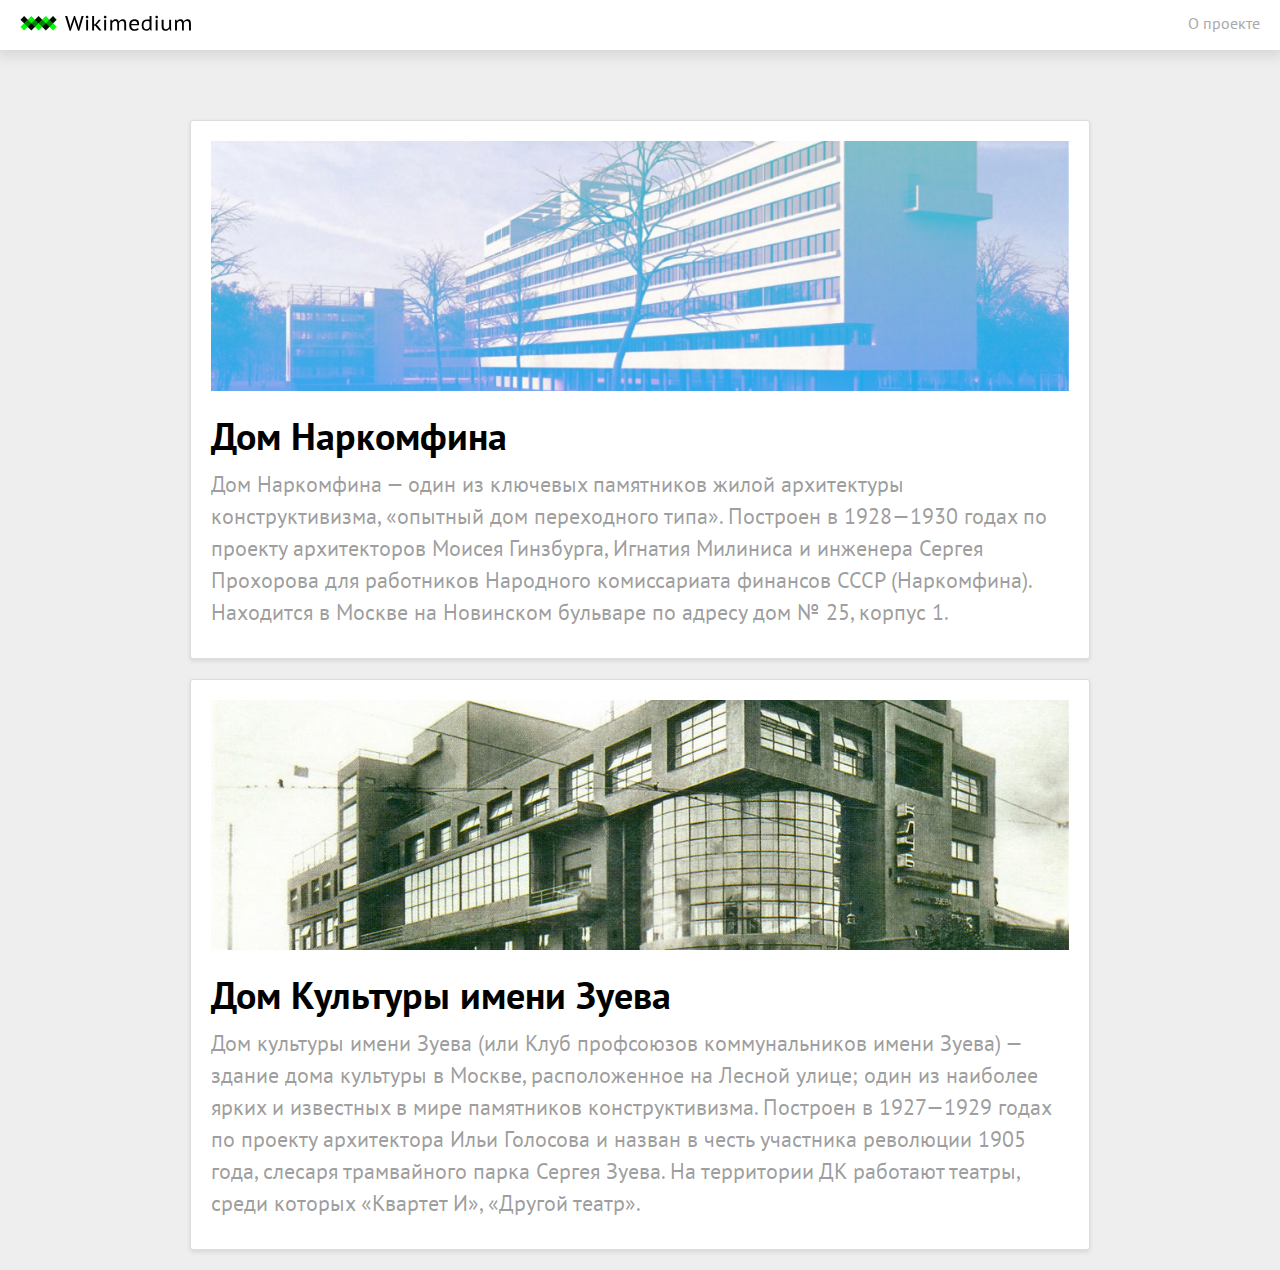
<file: index.html>
<!DOCTYPE html>
<html lang="en" dir="ltr">
  <head>
    <meta name="viewport" content="width=device-width">
    <meta property="og:type" content="article">
    <meta property="og:url" content="https://iamdasha.github.io/wikimedium/">
    <meta property="og:title" content="Wikimedium">
    <meta property="og:description" content="Учебный проект по HTML/CSS">
    <meta property="og:image" content="https://iamdasha.github.io/wikimedium/images/narkomfin%201.jpg">
    <link rel="icon" type="image/x-icon" href="images/favicon.ico" />
    <link rel="icon" type="image/png" href="images/favicon.png" />
    <link rel="stylesheet" href="stylesheets/style.css">
    <meta charset="utf-8">

    <title>Wikimedium</title>
    <style media="screen">
      body {
        background: #eee;
      }
    </style>
  </head>
  <body>
    <div class="menubar">
      <a href="index.html"><img src="images/logo.svg" alt=""></a>
      <a href="about.html">О проекте</a>
    </div>
    <div class="index_item">
      <img src="images/narkomfin 1.jpg" alt="Дом Наркомфина">
      <h1>Дом Наркомфина</h1>
      <p>Дом Наркомфина — один из ключевых памятников жилой архитектуры конструктивизма, «опытный дом переходного типа». Построен в 1928—1930 годах по проекту архитекторов Моисея Гинзбурга, Игнатия Милиниса и инженера Сергея Прохорова для работников Народного комиссариата финансов СССР (Наркомфина). Находится в Москве на Новинском бульваре по адресу дом № 25, корпус 1.</p>
      <a href="narkomfin.html"></a>
    </div>
    <div class="index_item">
      <img src="images/dk.jpg" alt="ДК Зуева">
      <h1>Дом Культуры имени Зуева</h1>
      <p>Дом культуры имени Зуева (или Клуб профсоюзов коммунальников имени Зуева) — здание дома культуры в Москве, расположенное на Лесной улице; один из наиболее ярких и известных в мире памятников конструктивизма. Построен в 1927—1929 годах по проекту архитектора Ильи Голосова и назван в честь участника революции 1905 года, слесаря трамвайного парка Сергея Зуева. На территории ДК работают театры, среди которых «Квартет И», «Другой театр».</p>
      <a href="dk.html"></a>
    </div>
  </body>
</html>
</file>
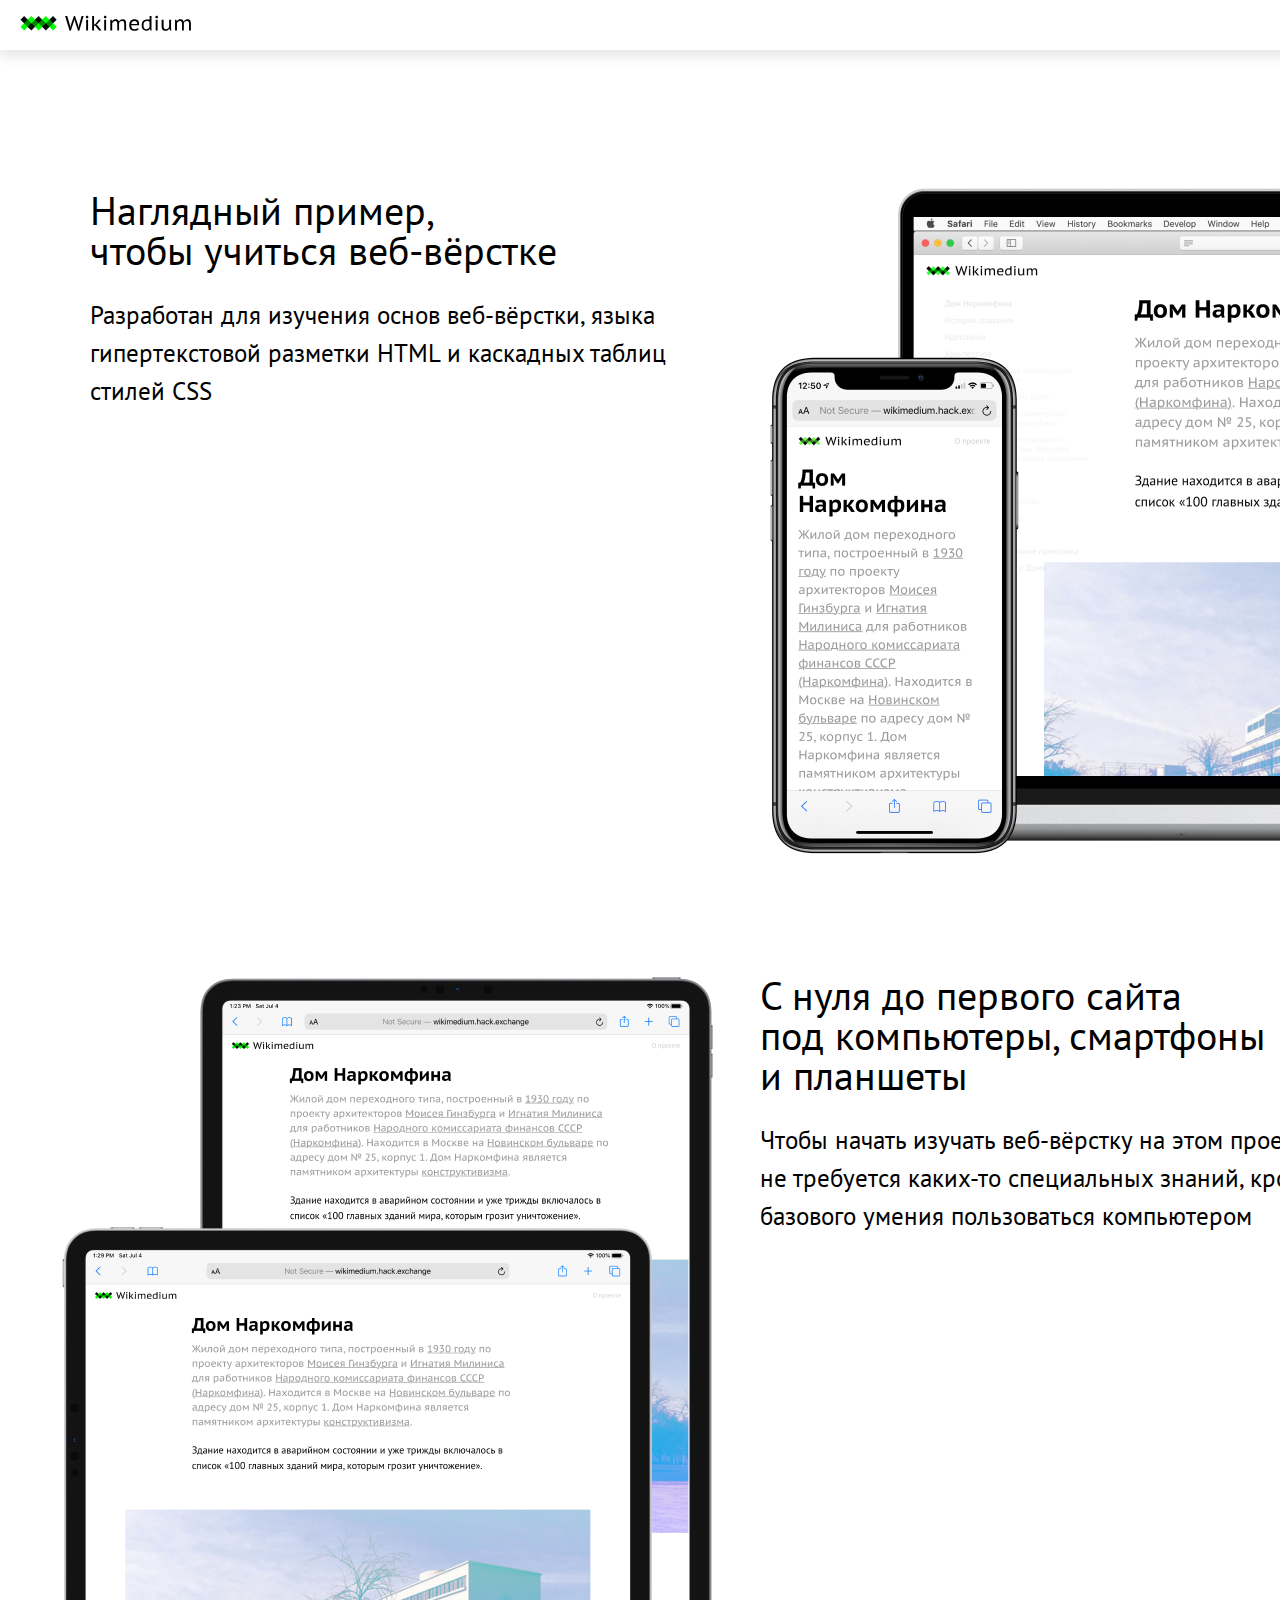
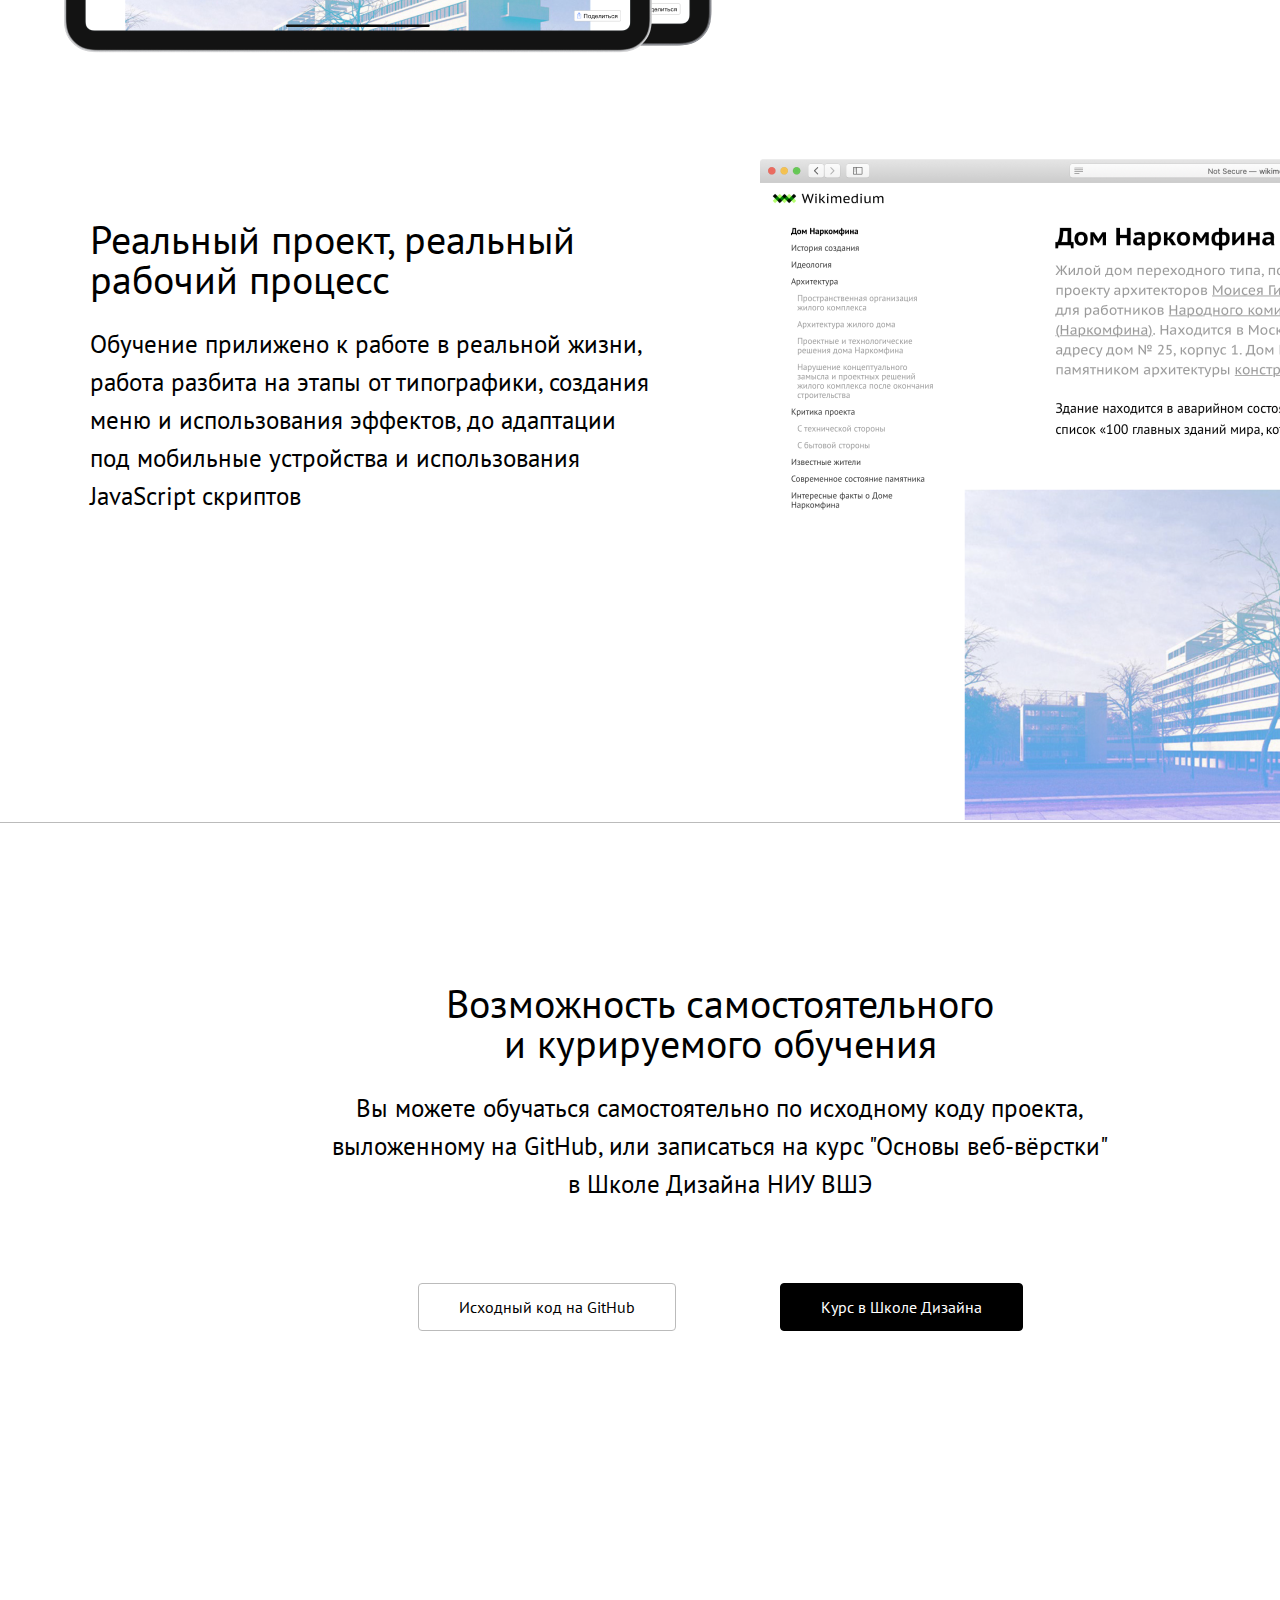
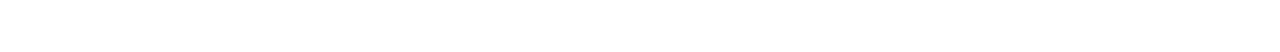
<file: about.html>
<!DOCTYPE html>
<html lang="en" dir="ltr">
  <head>
    <meta charset="utf-8">
    <meta name="viewport" content="width=device-width">
    <link rel="stylesheet" href="stylesheets/style.css">
    <link rel="icon" type="image/x-icon" href="images/favicon.ico" />
    <link rel="icon" type="image/png" href="images/favicon.png" />
    <title></title>
    <style media="screen">
      body {
        width: 1440px;
        margin: 0 auto;
        background: white;
        height: 3252px;
        display: block;
        position: relative;
      }
      /* body::before {
        content: "";
        position: absolute;
        left: 0;
        top: 0;
        right: 0;
        background: url("images/1440.jpg");
        height: 100%;
        display: block;
        opacity: .2;
      } */
      html {
        background: #bbb;
        position: relative;
        height: 100%;
      }
      section {
        display: flex;
        justify-content: space-between;
        padding-top: 80px;
      }
      section div {
        width: 50%;
        overflow: hidden;
        padding-left: 40px;
      }
      section h1,
      section p {
        width: 580px;
        margin: 0 auto;
        margin-bottom: 26px;
      }
      section h1,
      .bottom_block h1 {
        font-size: 40px;
        margin-top: 60px;
        margin-bottom: 26px;
      }
      section p,
      .bottom_block p {
        font-size: 25px;
        line-height: 38px;
      }
      section div:nth-of-type(2) h1,
      section div:nth-of-type(2) p {
        margin-left: 0;
      }
      section div:nth-of-type(2) h1 {
        margin-top: 20px;
      }
      .bottom_block p, h1 {
        width: 800px;
        margin-left: auto;
        margin-right: auto;
      }
      .bottom_block {
        text-align: center;
        padding-top: 100px;
        border-top: 1px solid #bbb;
      }
      .btn {
        text-decoration: none;
        border: 1px solid #bbb;
        padding: 15px 40px;
        background: white;
        border-radius: 4px;
        display: inline-block;
        margin: 80px 50px 0;
      }
      .btn-black {
        color: white;
        background: black;
        border-color: black;
      }
    </style>
  </head>
  <body>
    <div class="menubar">
      <a href="index.html"><img src="images/logo.svg" alt=""></a>
      <a href="about.html">О проекте</a>
    </div>
    <section>
      <div>
        <h1>Наглядный пример,<br> чтобы учиться веб-вёрстке</h1>
        <p>Разработан для изучения основ веб-вёрстки, языка гипертекстовой разметки HTML и&nbsp;каскадных таблиц стилей CSS</p>
      </div>
      <div>
        <img src="images/about1.png" alt="">
      </div>
    </section>
    <section>
      <div>
        <img src="images/about2.png" alt="">
      </div>
      <div>
        <h1>С нуля до первого сайта под&nbsp;компьютеры, смартфоны и&nbsp;планшеты</h1>
        <p>Чтобы начать изучать веб-вёрстку на этом проекте, не требуется каких-то специальных знаний, кроме базового умения пользоваться компьютером</p>
      </div>
    </section>
    <section>
      <div>
        <h1>Реальный проект, реальный рабочий процесс</h1>
        <p>Обучение прилижено к&nbsp;работе в&nbsp;реальной жизни, работа разбита на&nbsp;этапы от&nbsp;типографики, создания меню и&nbsp;использования эффектов, до&nbsp;адаптации под&nbsp;мобильные устройства и&nbsp;использования JavaScript скриптов</p>
      </div>
      <div>
        <img src="images/about3.png" alt="">
      </div>
    </section>
    <div class="bottom_block">
      <h1>Возможность самостоятельного и&nbsp;курируемого обучения</h1>
      <p>Вы можете обучаться самостоятельно по исходному коду проекта, выложенному на GitHub, или записаться на курс "Основы веб-вёрстки" в&nbsp;Школе Дизайна НИУ ВШЭ</p>
      <a class="btn" href="#">Исходный код на GitHub</a>
      <a class="btn btn-black" href="#">Курс в Школе Дизайна</a>
    </div>
  </body>
</html>
</file>
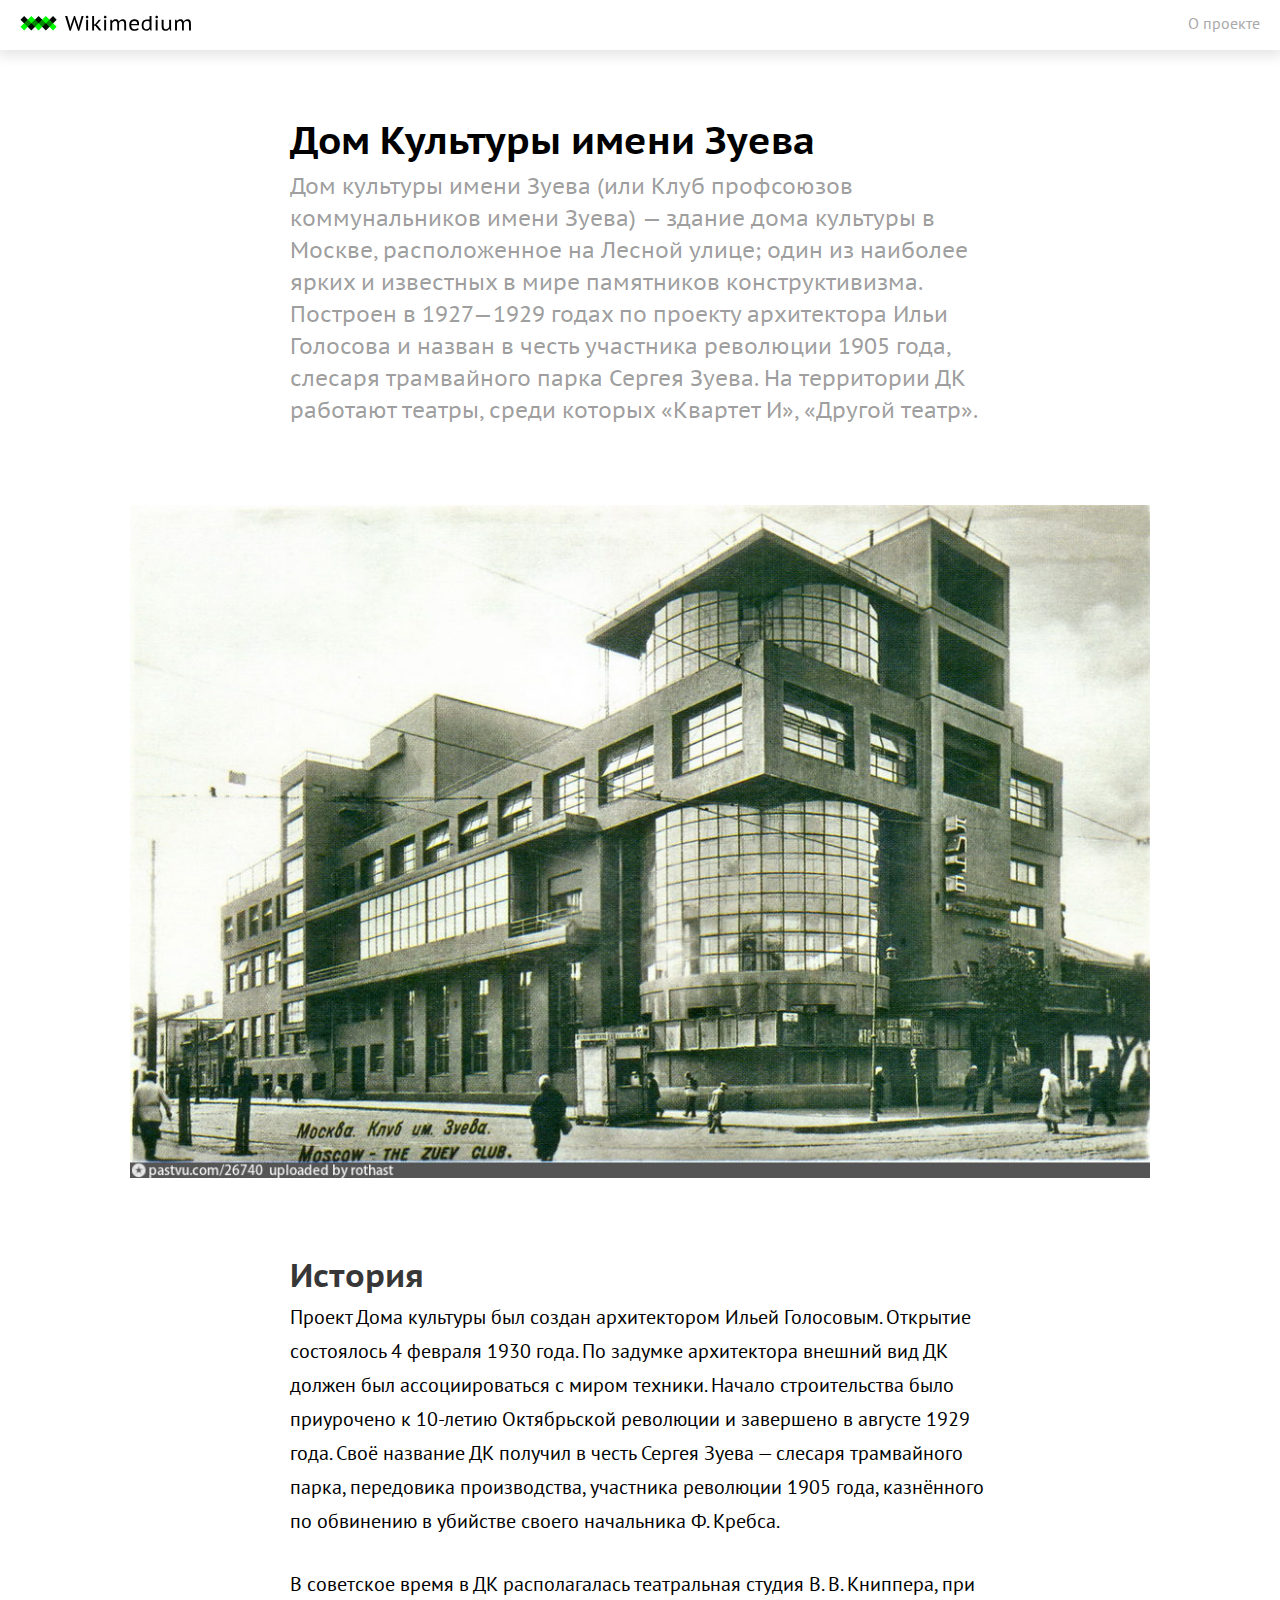
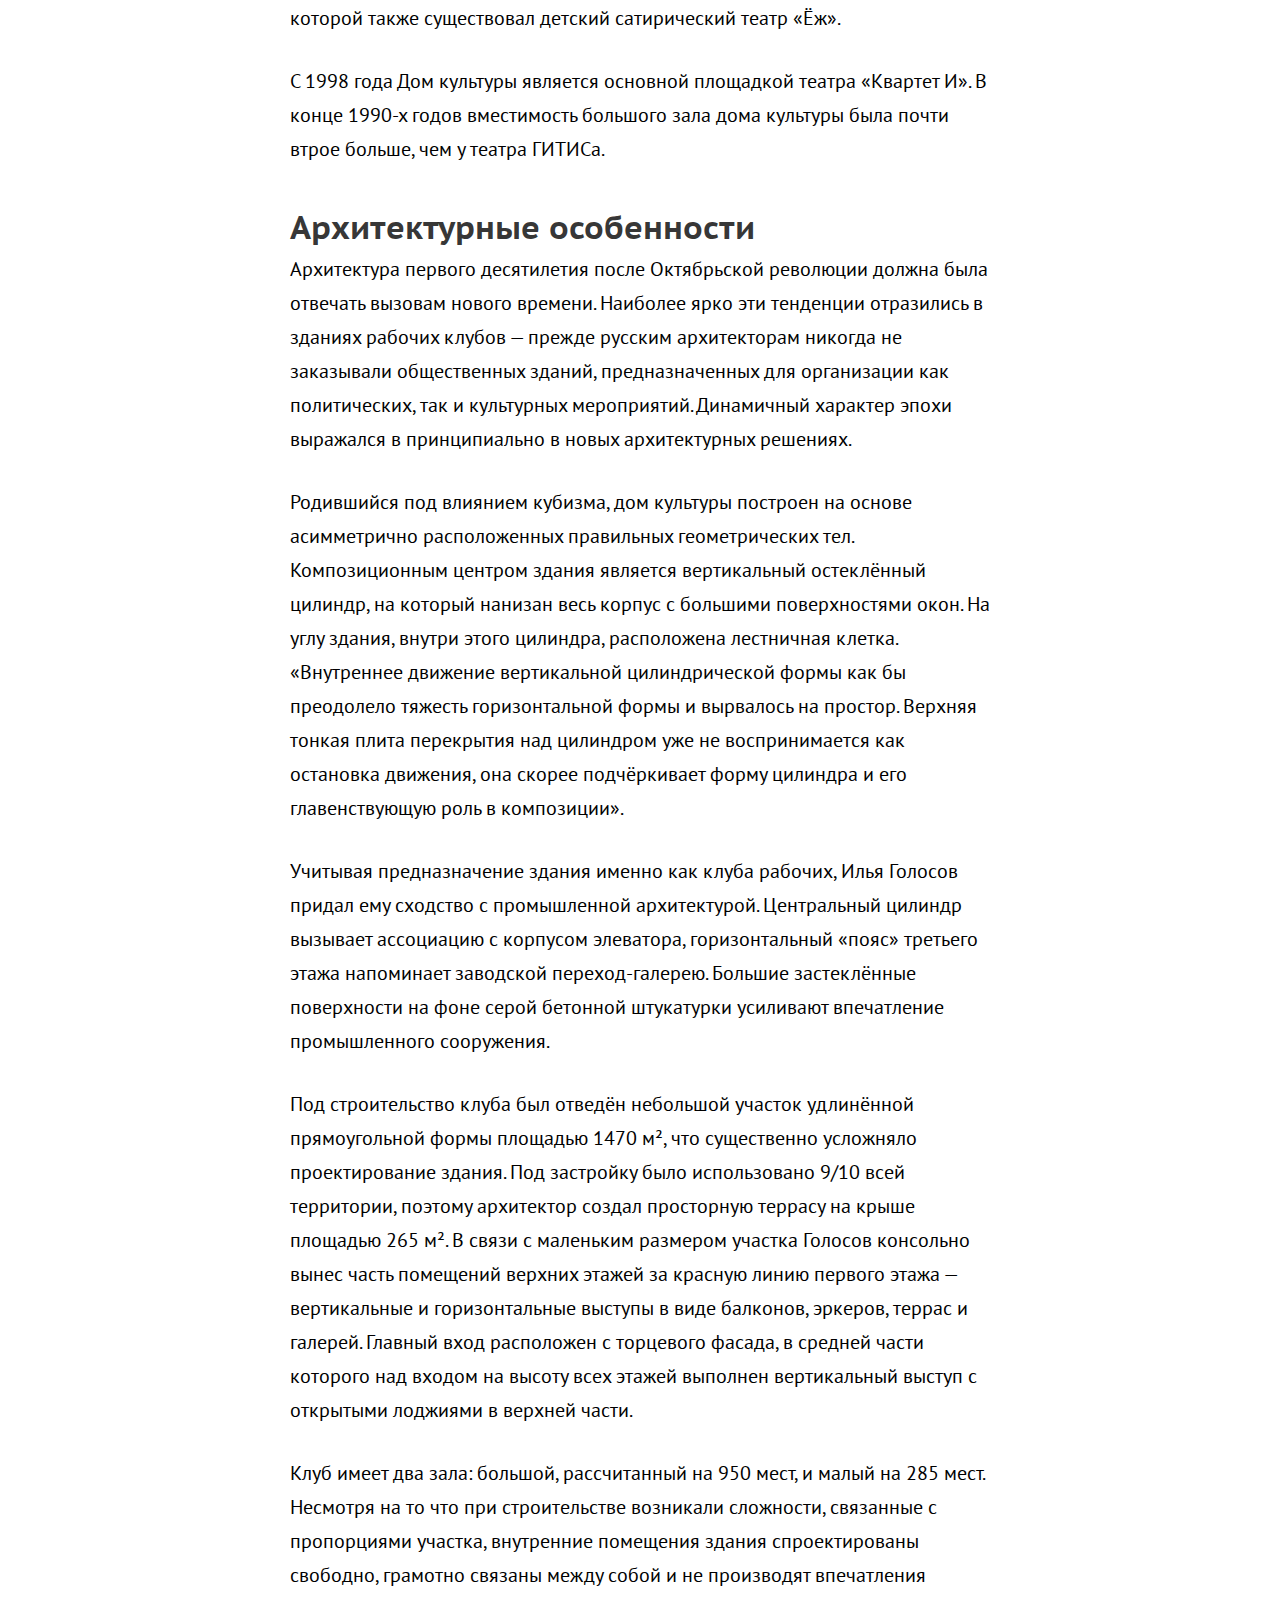
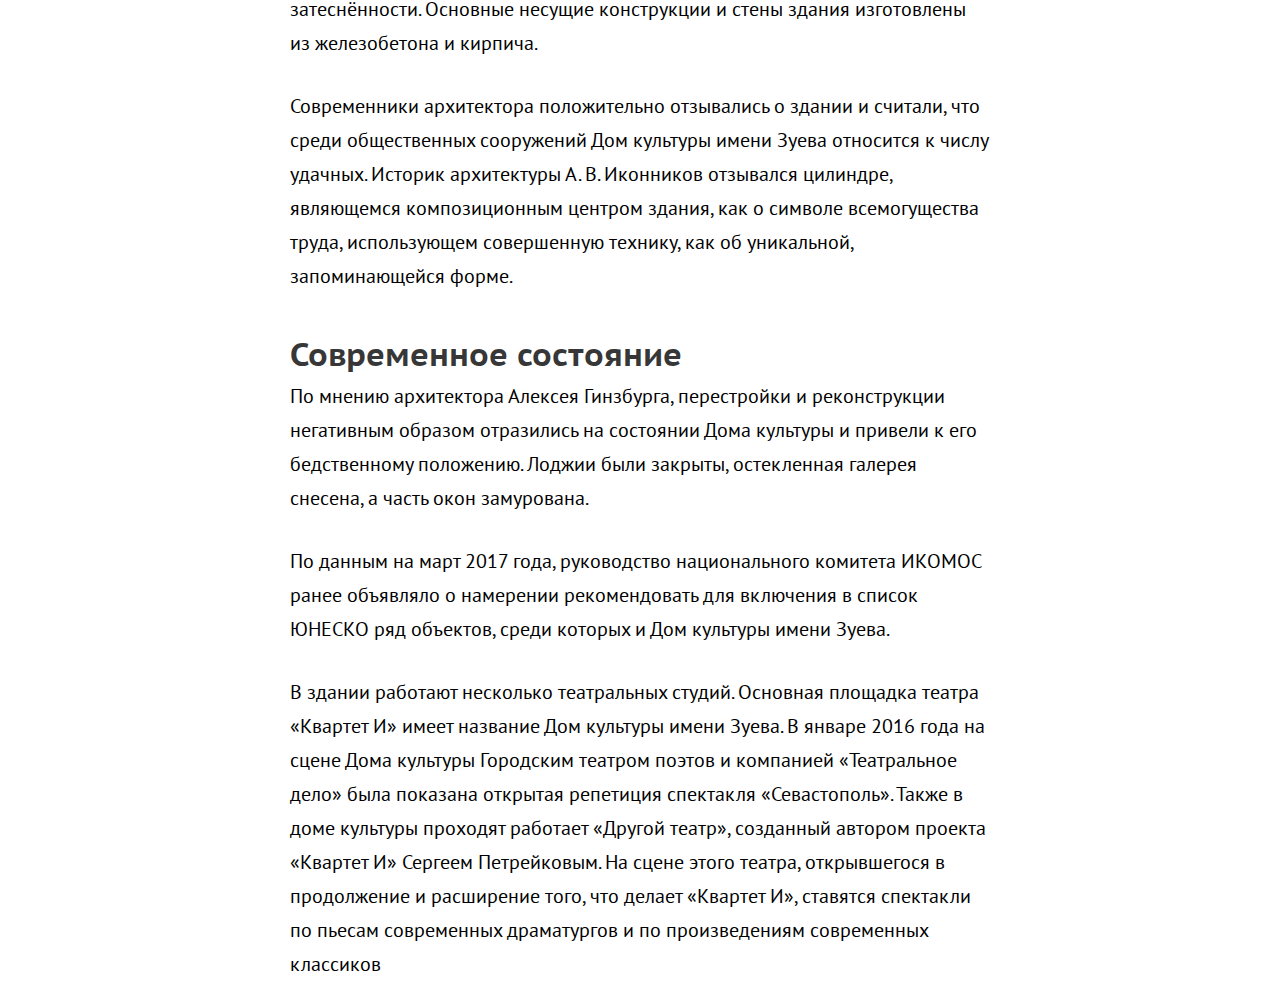
<file: dk.html>
<!DOCTYPE html>
<html lang="en" dir="ltr">
  <head>
    <meta charset="utf-8">
    <meta name="keywords" content="">
    <meta name="description" content="">
    <meta name="viewport" content="width=device-width">
    <link rel="icon" type="image/x-icon" href="images/favicon.ico" />
    <link rel="icon" type="image/png" href="images/favicon.png" />
    <link rel="stylesheet" href="stylesheets/style.css">
    <title>Дом культуры имени Зуева</title>
    <script src="javascripts/jquery-3.5.1.js" charset="utf-8"></script>
    <script type="text/javascript">
    $(function() {
    	$('.sidebar a').each(function() {
    		$(this).on('click', function(e) {
    			e.preventDefault();
    			var scrollTo = $(this).attr('href');
    			var whitespace = scrollTo == '#s1' ? 70 : 30;
    			$('html,body').animate({
    				scrollTop: $(scrollTo).offset().top - whitespace
    			}, 1000);
    		});
    	});
    });
    </script>
  </head>
  <body>
    <div class="menubar">
      <a href="index.html"><img src="images/logo.svg" alt=""></a>
      <a href="about.html">О проекте</a>
    </div>

    <article>
    <h1>Дом Культуры имени Зуева</h1>
    <p>Дом культуры имени Зуева (или Клуб профсоюзов коммунальников имени Зуева) — здание дома культуры в Москве, расположенное на Лесной улице; один из наиболее ярких и известных в мире памятников конструктивизма. Построен в 1927—1929 годах по проекту архитектора Ильи Голосова и назван в честь участника революции 1905 года, слесаря трамвайного парка Сергея Зуева. На территории ДК работают театры, среди которых «Квартет И», «Другой театр».</p>
    <img src="images/dk.jpg" alt="ДК Зуева">

    <h2>История</h2>

    <p>Проект Дома культуры был создан архитектором Ильей Голосовым. Открытие состоялось 4 февраля 1930 года. По задумке архитектора внешний вид ДК должен был ассоциироваться с миром техники. Начало строительства было приурочено к 10-летию Октябрьской революции и завершено в августе 1929 года. Своё название ДК получил в честь Сергея Зуева — слесаря трамвайного парка, передовика производства, участника революции 1905 года, казнённого по обвинению в убийстве своего начальника Ф. Кребса.</p>
    <p>В советское время в ДК располагалась театральная студия В. В. Книппера, при которой также существовал детский сатирический театр «Ёж».</p>
    <p>С 1998 года Дом культуры является основной площадкой театра «Квартет И». В конце 1990-х годов вместимость большого зала дома культуры была почти втрое больше, чем у театра ГИТИСа.</p>

    <h2>Архитектурные особенности</h2>

    <p>Архитектура первого десятилетия после Октябрьской революции должна была отвечать вызовам нового времени. Наиболее ярко эти тенденции отразились в зданиях рабочих клубов — прежде русским архитекторам никогда не заказывали общественных зданий, предназначенных для организации как политических, так и культурных мероприятий. Динамичный характер эпохи выражался в принципиально в новых архитектурных решениях.</p>
    <p>Родившийся под влиянием кубизма, дом культуры построен на основе асимметрично расположенных правильных геометрических тел. Композиционным центром здания является вертикальный остеклённый цилиндр, на который нанизан весь корпус с большими поверхностями окон. На углу здания, внутри этого цилиндра, расположена лестничная клетка. «Внутреннее движение вертикальной цилиндрической формы как бы преодолело тяжесть горизонтальной формы и вырвалось на простор. Верхняя тонкая плита перекрытия над цилиндром уже не воспринимается как остановка движения, она скорее подчёркивает форму цилиндра и его главенствующую роль в композиции».</p>
    <p>Учитывая предназначение здания именно как клуба рабочих, Илья Голосов придал ему сходство с промышленной архитектурой. Центральный цилиндр вызывает ассоциацию с корпусом элеватора, горизонтальный «пояс» третьего этажа напоминает заводской переход-галерею. Большие застеклённые поверхности на фоне серой бетонной штукатурки усиливают впечатление промышленного сооружения.</p>
    <p>Под строительство клуба был отведён небольшой участок удлинённой прямоугольной формы площадью 1470 м², что существенно усложняло проектирование здания. Под застройку было использовано 9/10 всей территории, поэтому архитектор создал просторную террасу на крыше площадью 265 м². В связи с маленьким размером участка Голосов консольно вынес часть помещений верхних этажей за красную линию первого этажа — вертикальные и горизонтальные выступы в виде балконов, эркеров, террас и галерей. Главный вход расположен с торцевого фасада, в средней части которого над входом на высоту всех этажей выполнен вертикальный выступ с открытыми лоджиями в верхней части.</p>
    <p>Клуб имеет два зала: большой, рассчитанный на 950 мест, и малый на 285 мест. Несмотря на то что при строительстве возникали сложности, связанные с пропорциями участка, внутренние помещения здания спроектированы свободно, грамотно связаны между собой и не производят впечатления затеснённости. Основные несущие конструкции и стены здания изготовлены из железобетона и кирпича.</p>
    <p>Современники архитектора положительно отзывались о здании и считали, что среди общественных сооружений Дом культуры имени Зуева относится к числу удачных. Историк архитектуры А. В. Иконников отзывался цилиндре, являющемся композиционным центром здания, как о символе всемогущества труда, использующем совершенную технику, как об уникальной, запоминающейся форме.</p>

    <h2>Современное состояние</h2>

    <p>По мнению архитектора Алексея Гинзбурга, перестройки и реконструкции негативным образом отразились на состоянии Дома культуры и привели к его бедственному положению. Лоджии были закрыты, остекленная галерея снесена, а часть окон замурована.</p>
    <p>По данным на март 2017 года, руководство национального комитета ИКОМОС ранее объявляло о намерении рекомендовать для включения в список ЮНЕСКО ряд объектов, среди которых и Дом культуры имени Зуева.</p>
    <p>В здании работают несколько театральных студий. Основная площадка театра «Квартет И» имеет название Дом культуры имени Зуева. В январе 2016 года на сцене Дома культуры Городским театром поэтов и компанией «Театральное дело» была показана открытая репетиция спектакля «Севастополь». Также в доме культуры проходят работает «Другой театр», созданный автором проекта «Квартет И» Сергеем Петрейковым. На сцене этого театра, открывшегося в продолжение и расширение того, что делает «Квартет И», ставятся спектакли по пьесам современных драматургов и по произведениям современных классиков</p>
    </article>


  </article>
  </body>
</html>
</file>
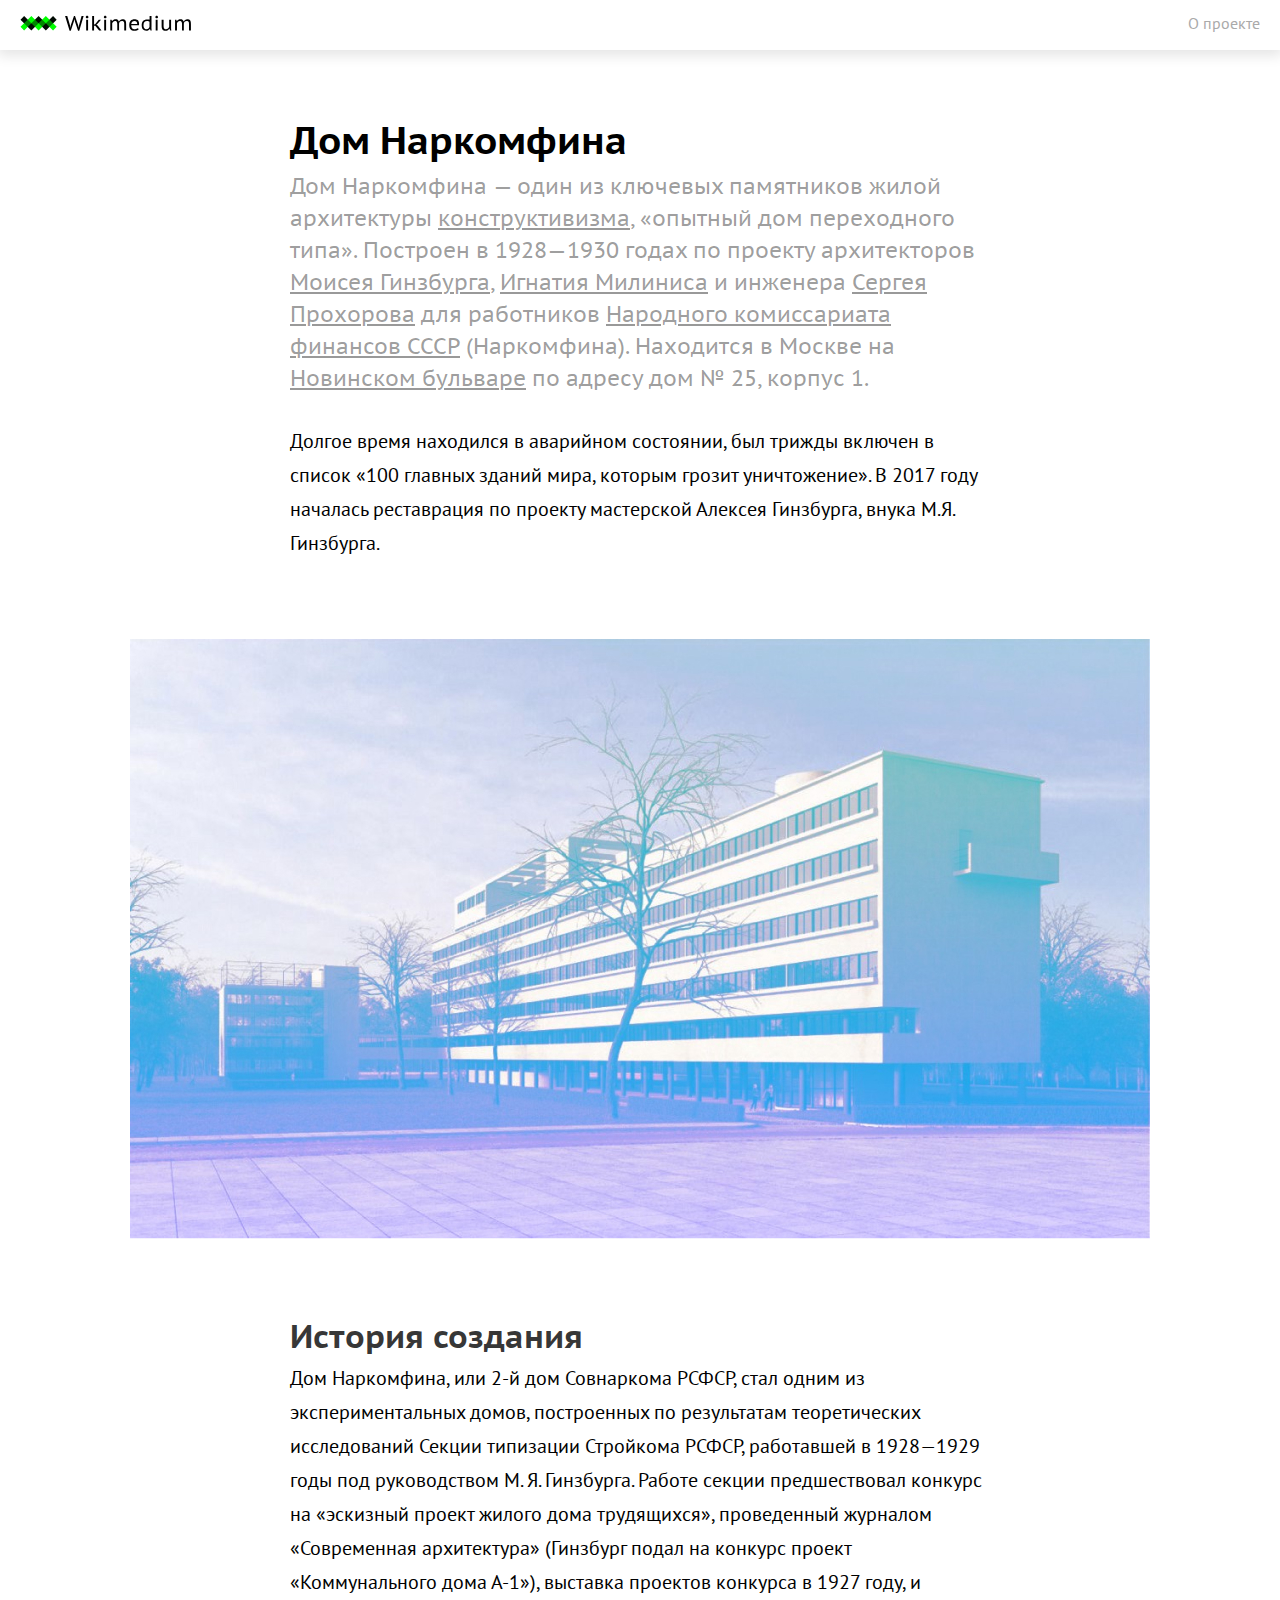
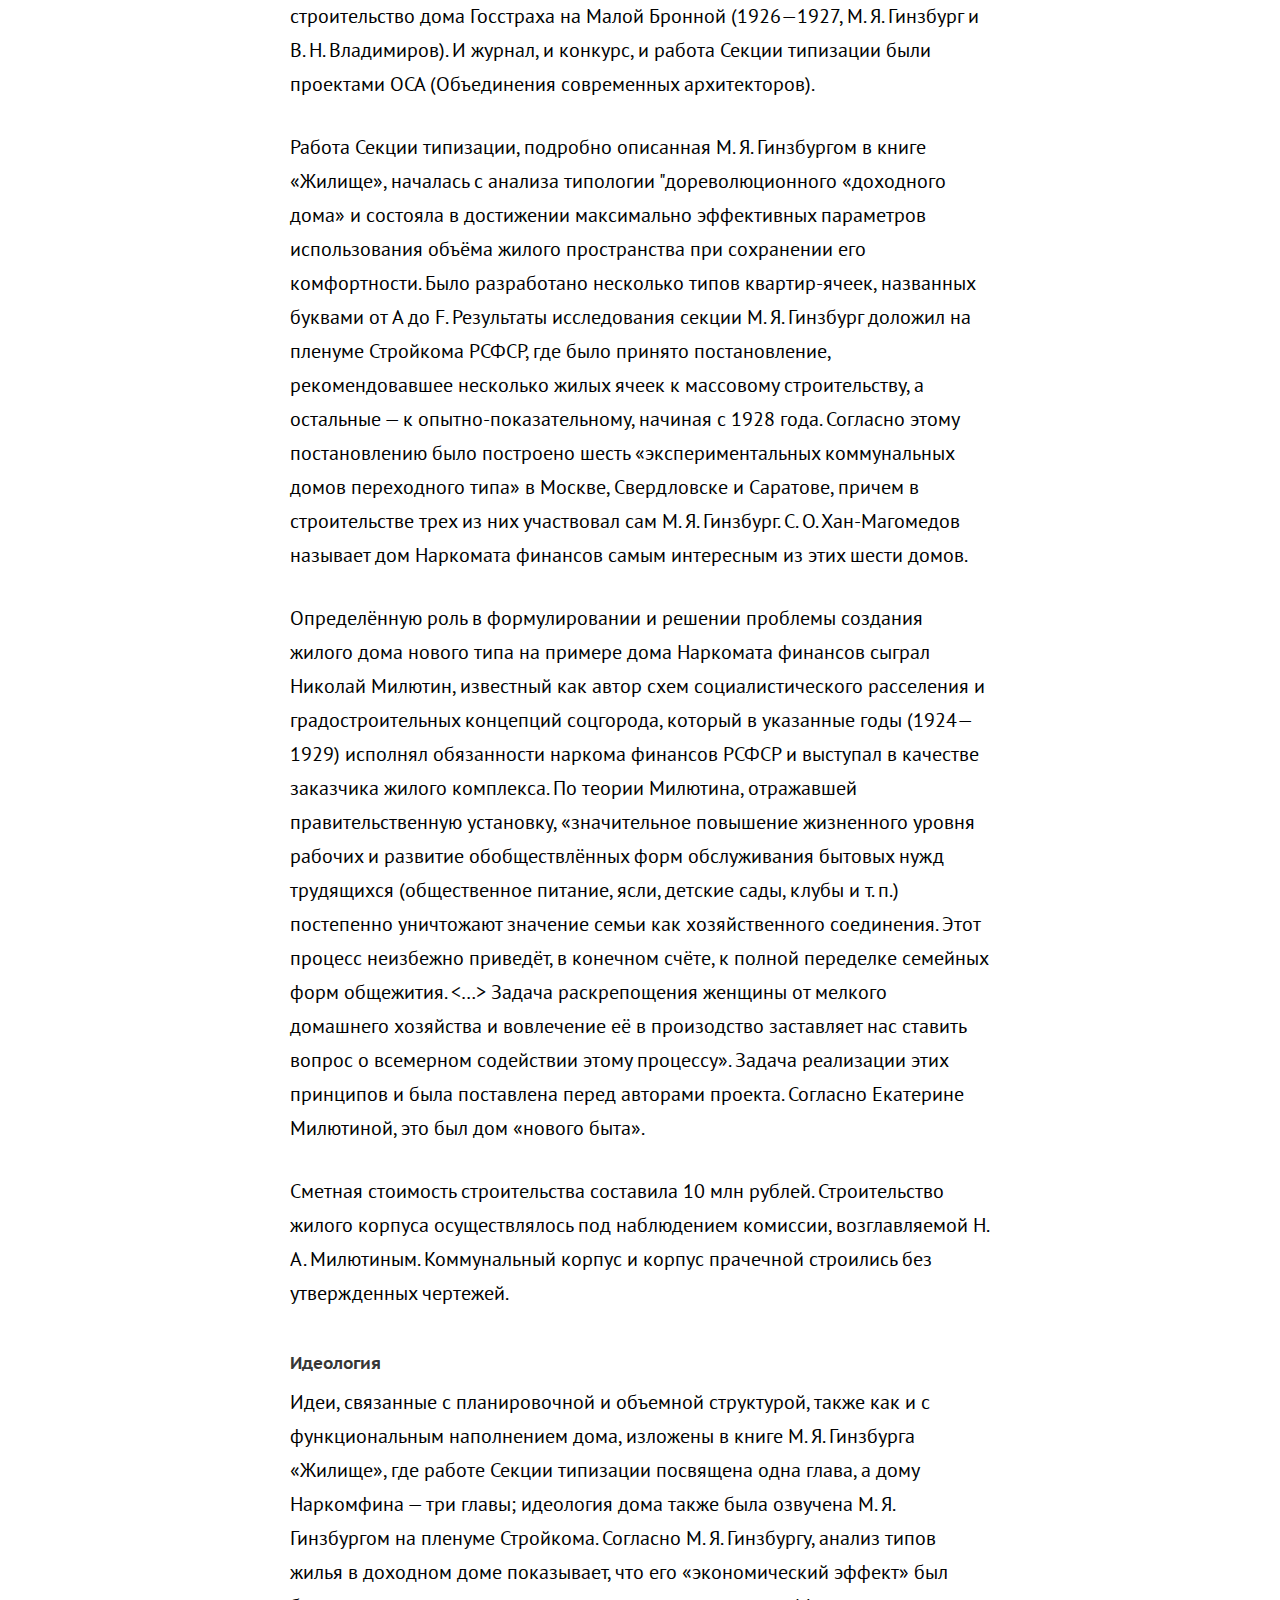
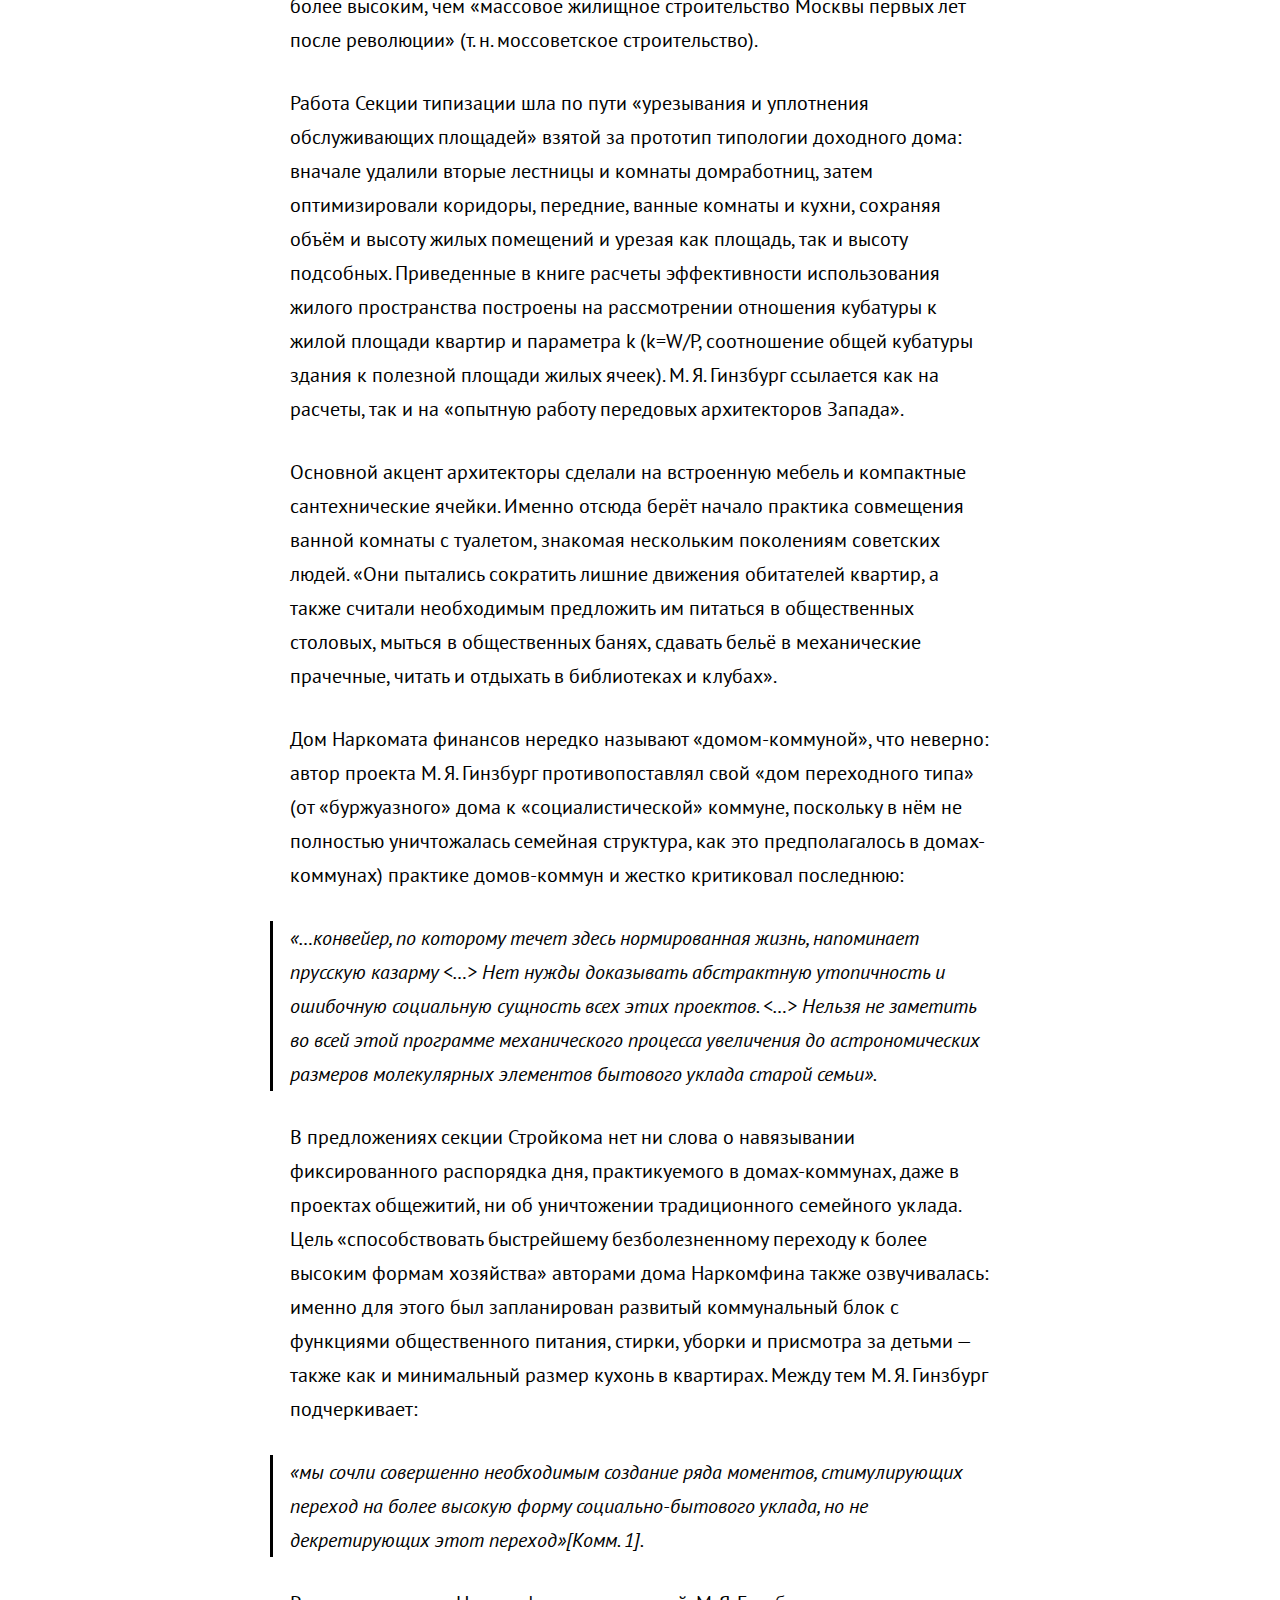
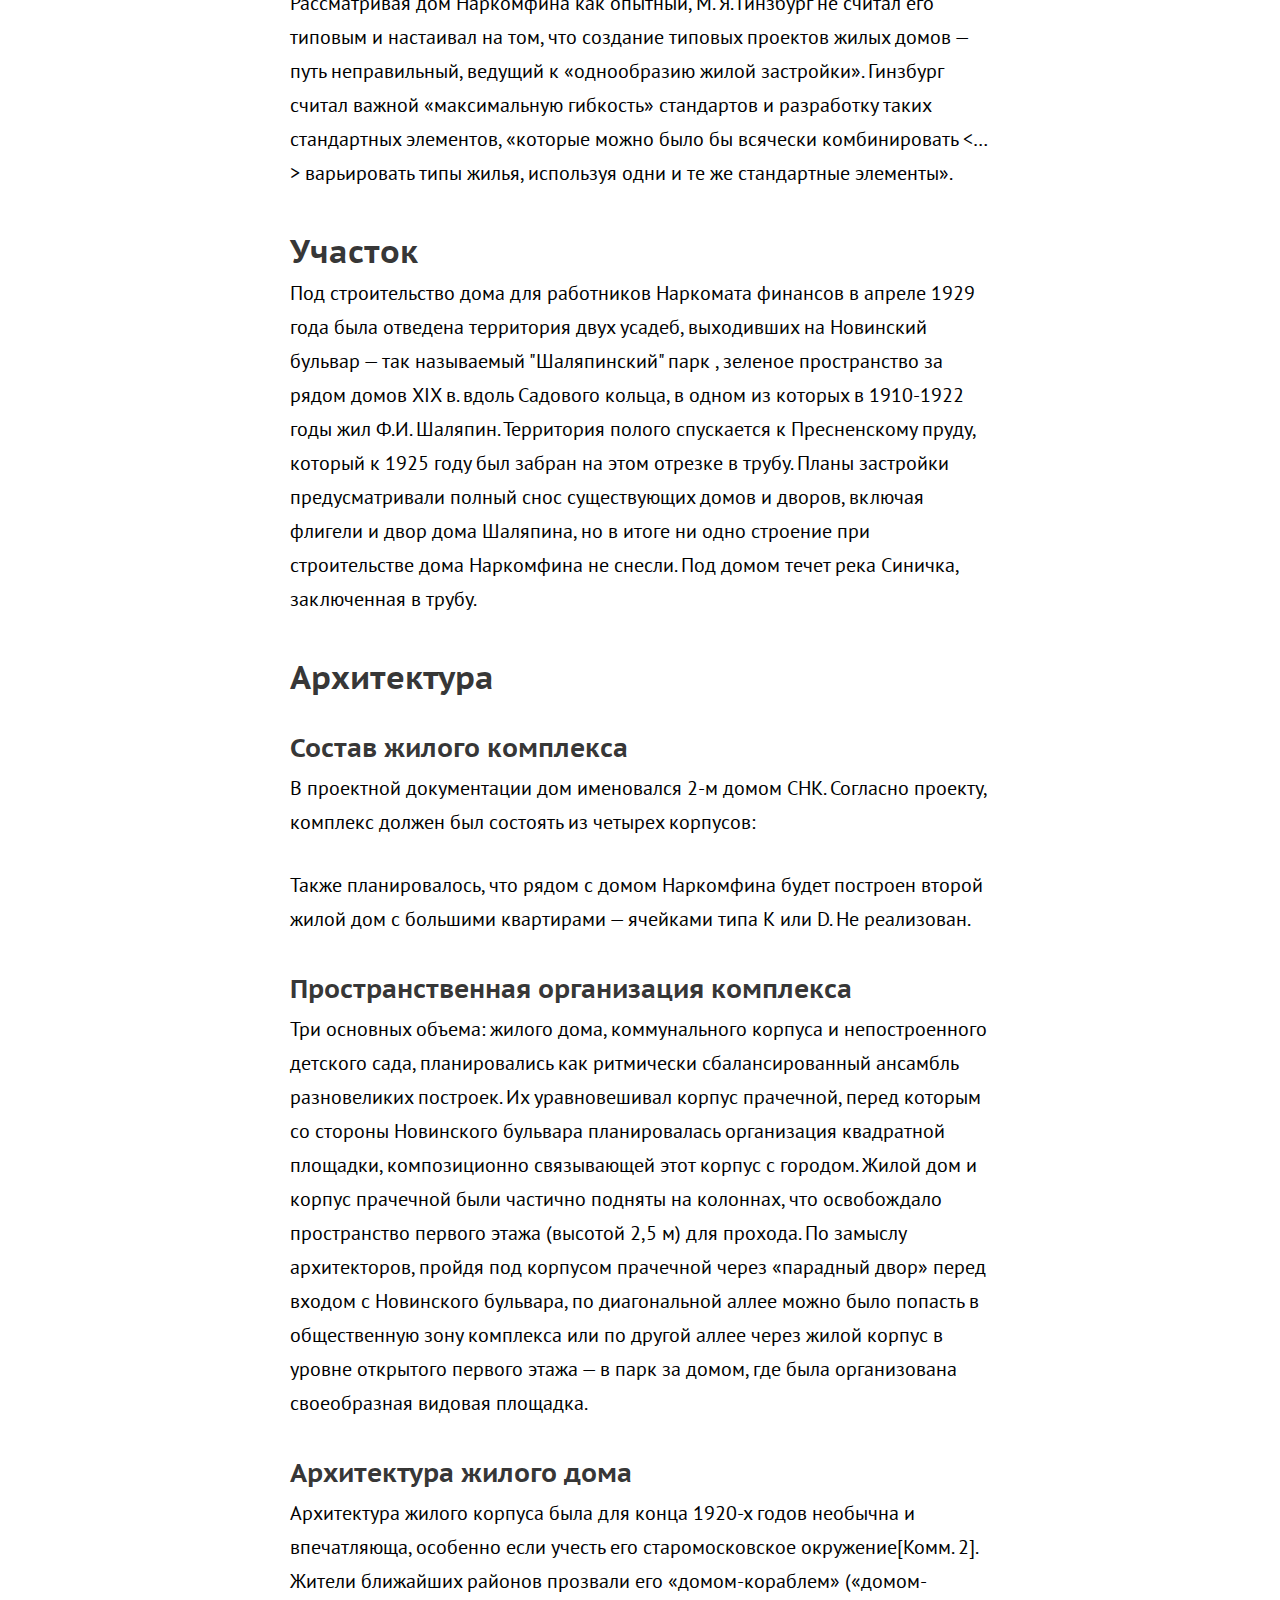
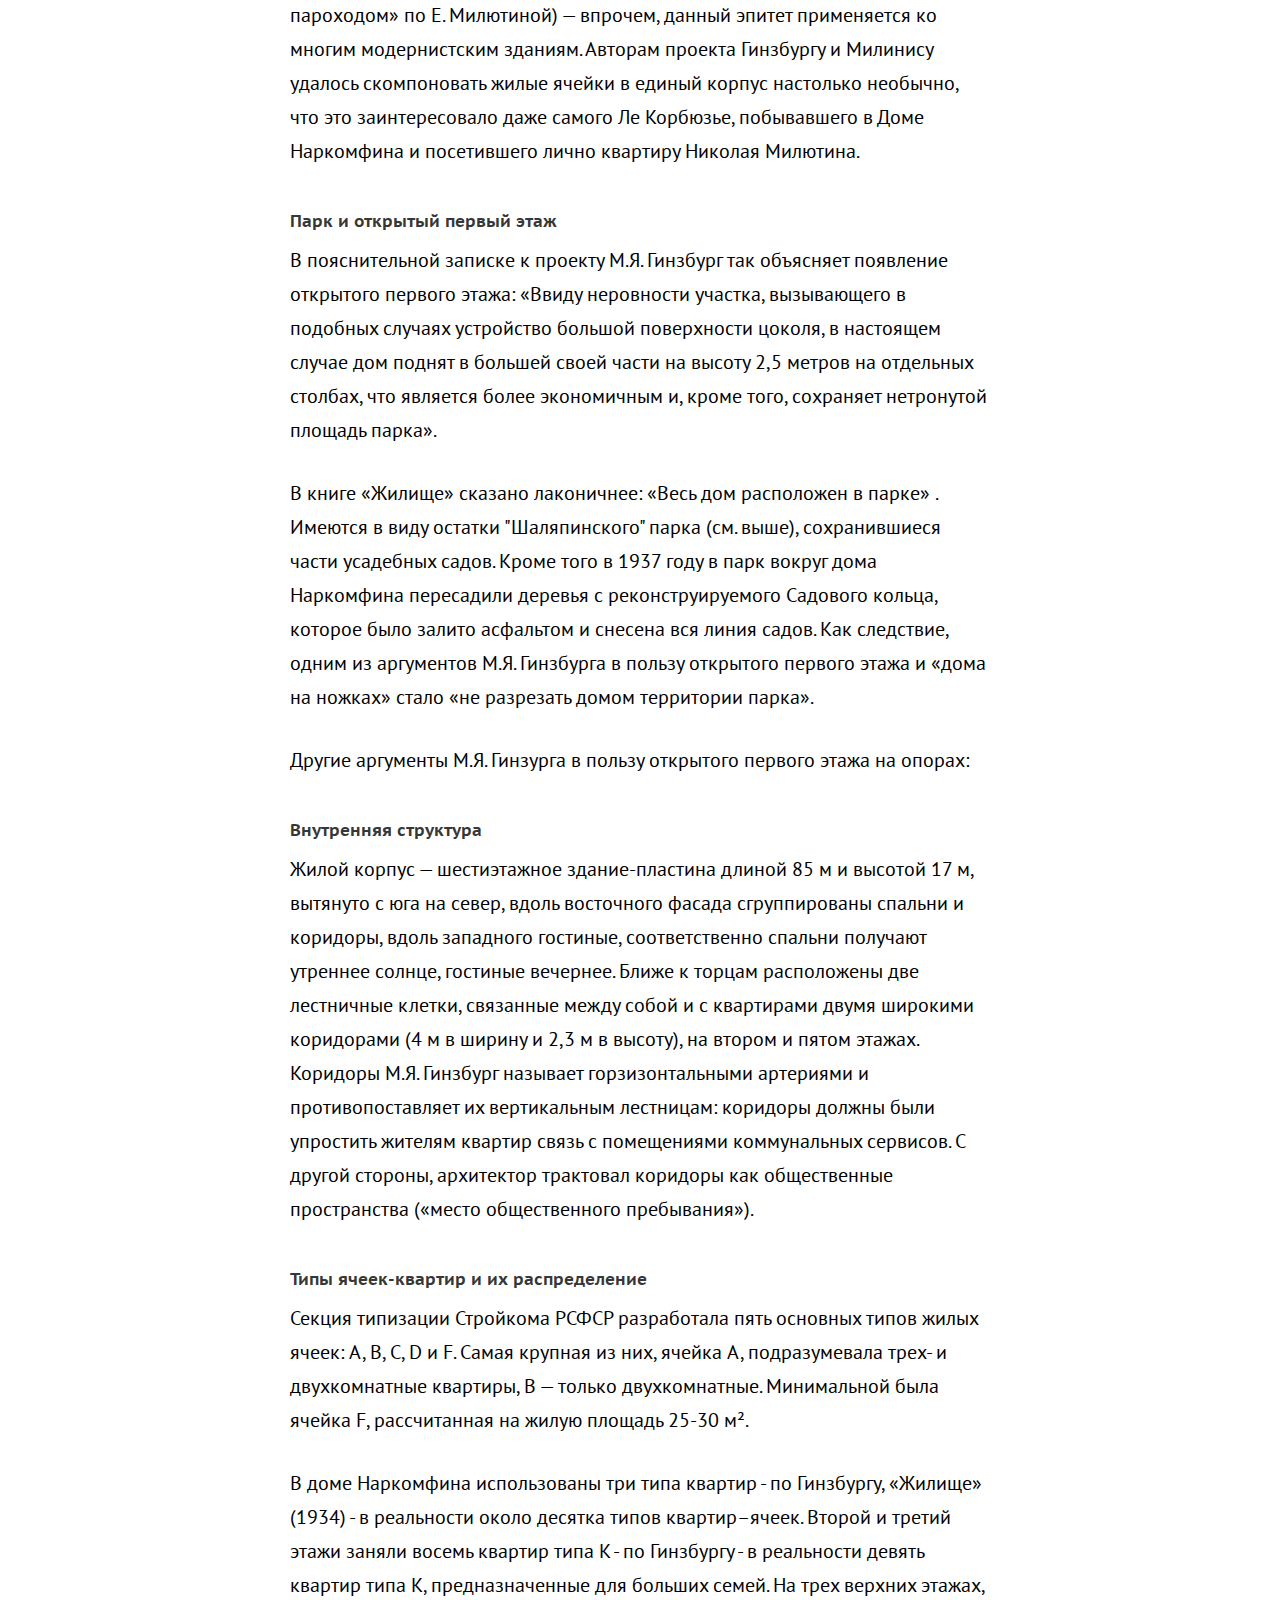
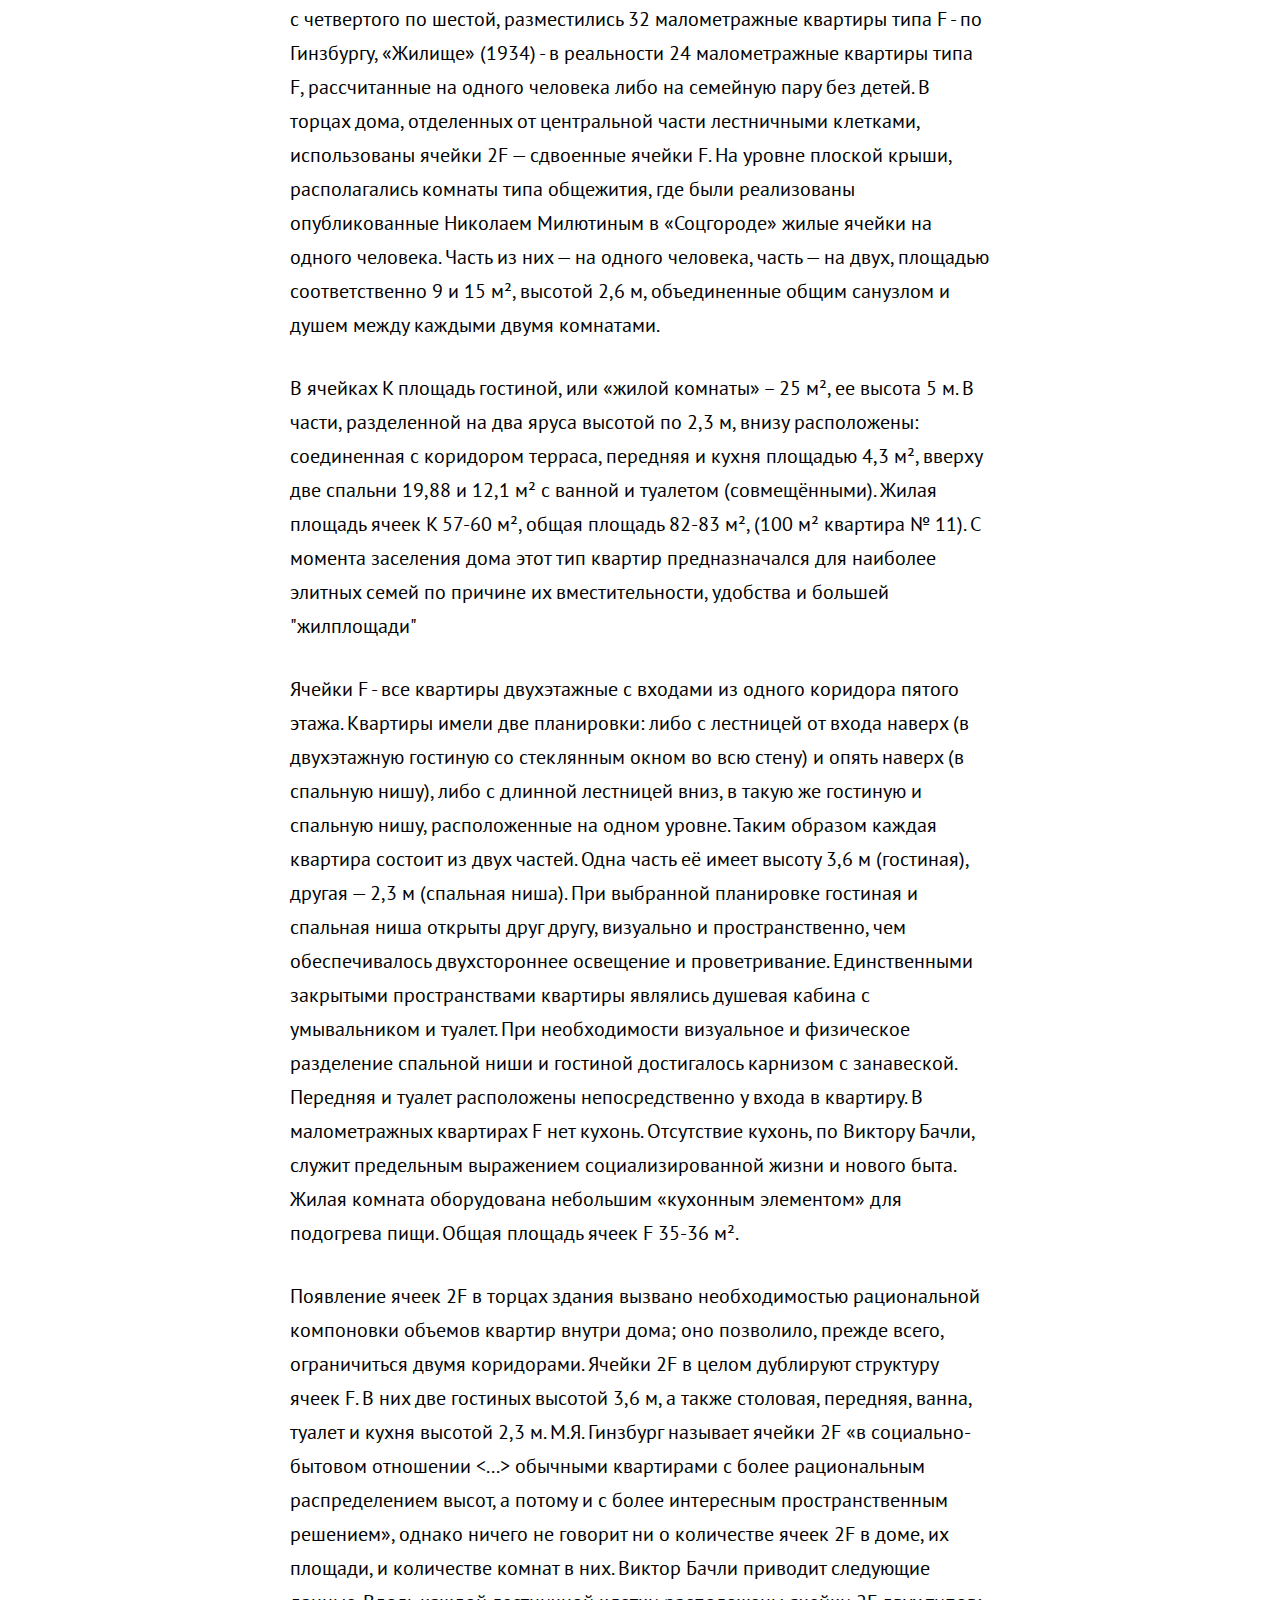
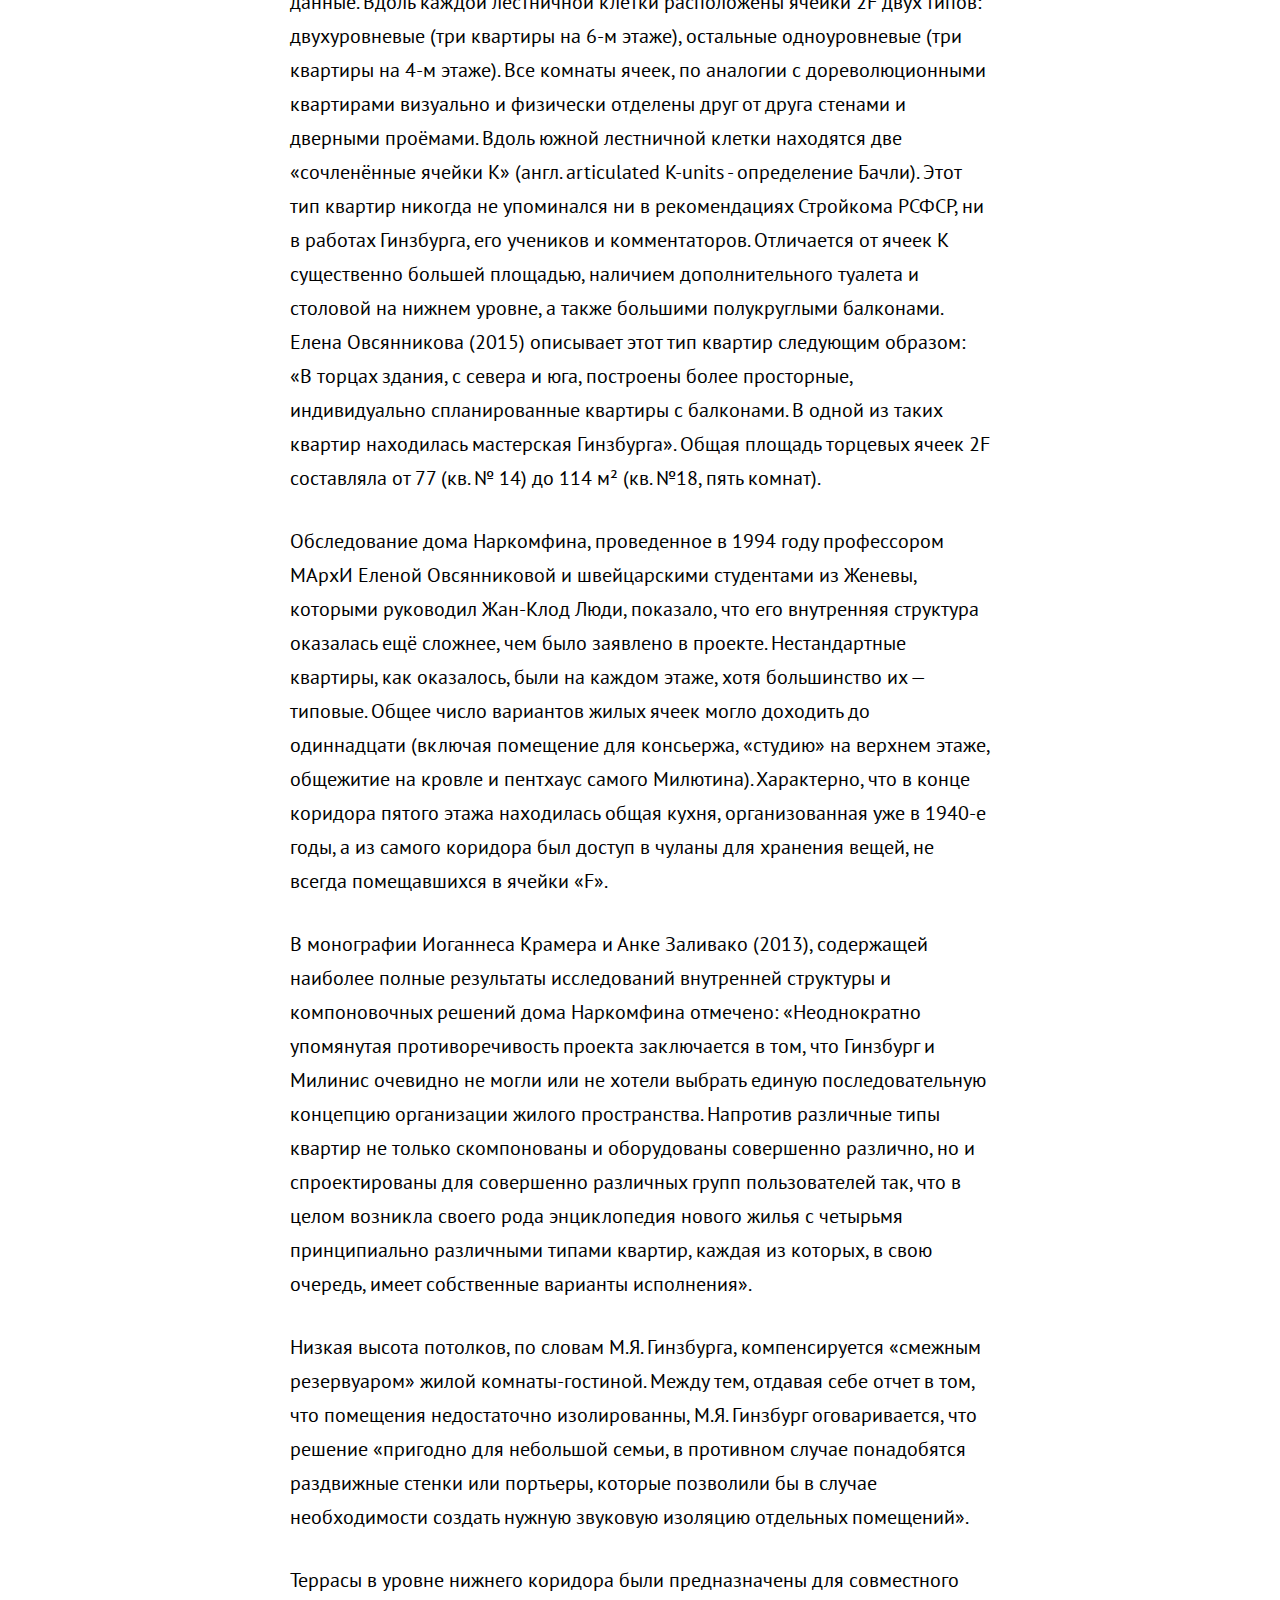
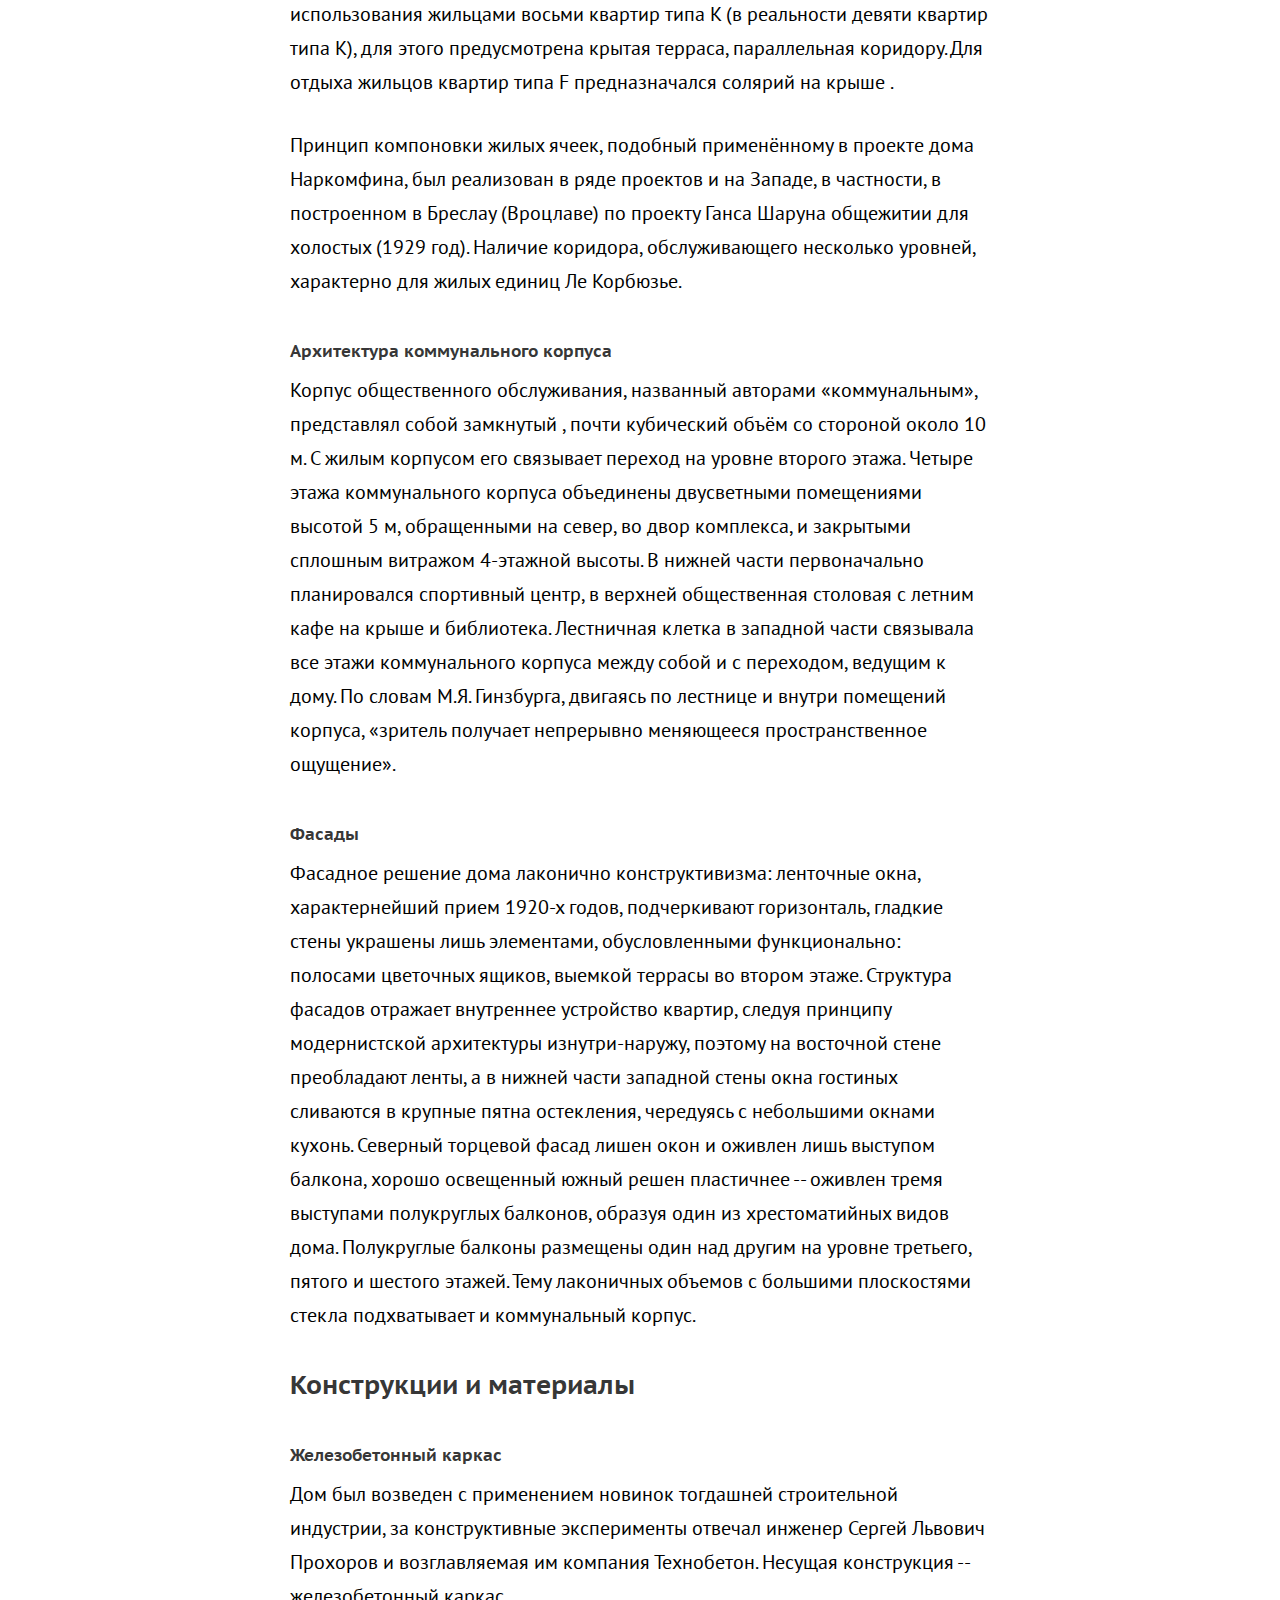
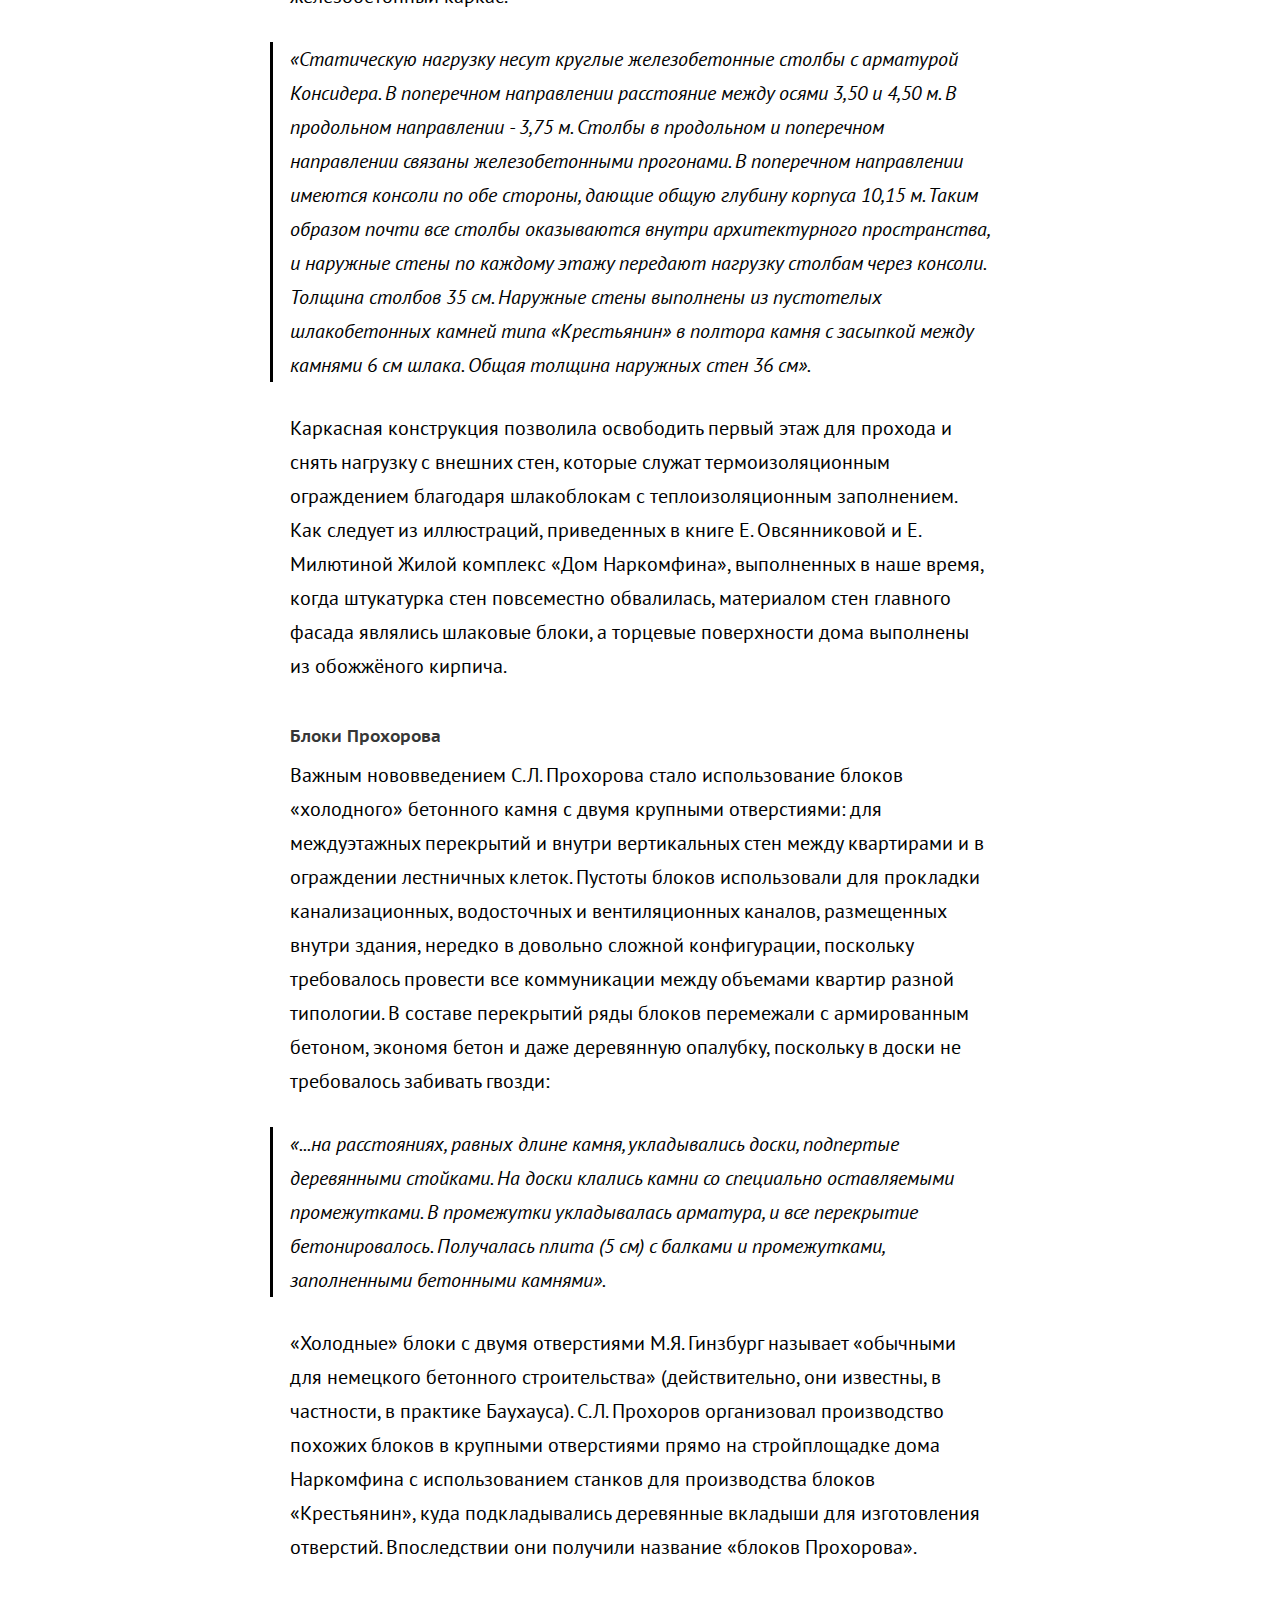
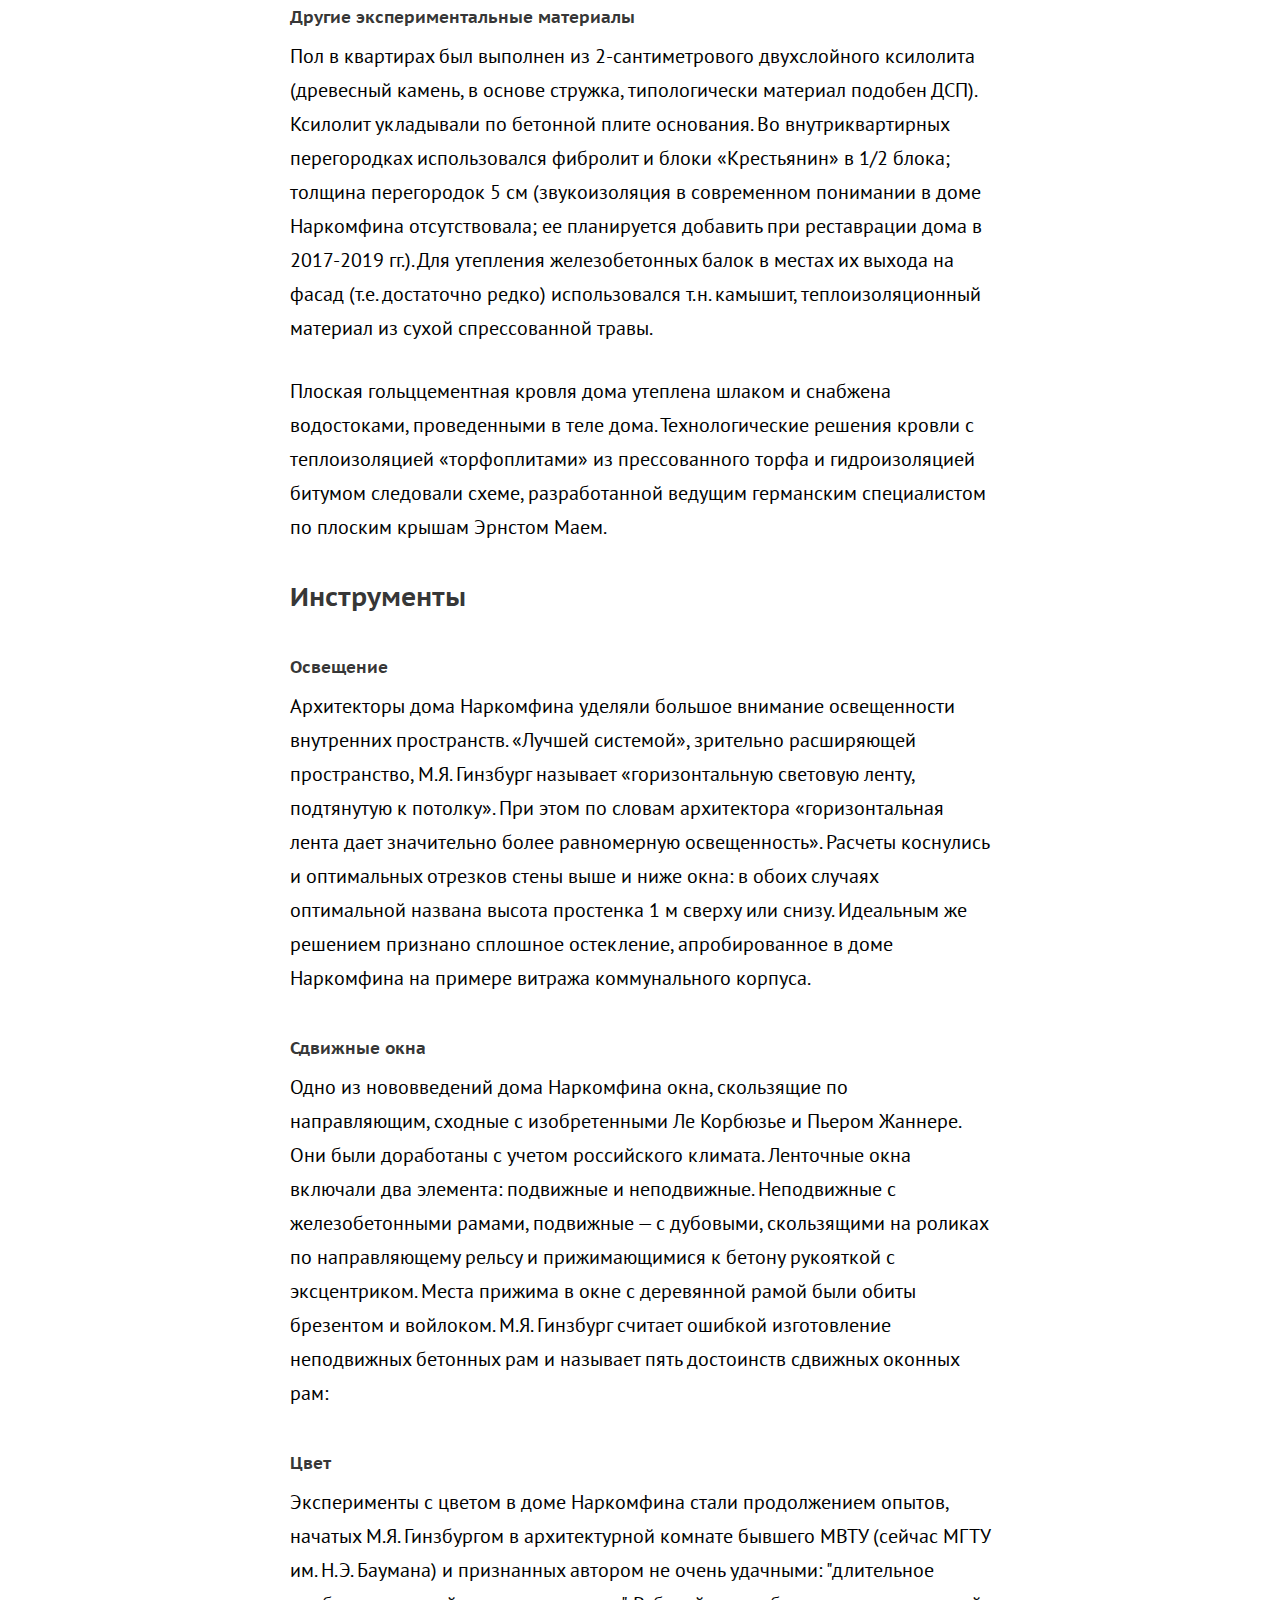
<file: narkomfin.html>
<!DOCTYPE html>
<html lang="en" dir="ltr">
  <head>
    <meta charset="utf-8">
    <meta name="keywords" content="">
    <meta name="description" content="">
    <meta name="viewport" content="width=device-width">
    <link rel="icon" type="image/x-icon" href="images/favicon.ico" />
    <link rel="icon" type="image/png" href="images/favicon.png" />
    <link rel="stylesheet" href="stylesheets/style.css">
    <title>Дом Наркомфина</title>
    <script src="javascripts/jquery-3.5.1.js" charset="utf-8"></script>
<script src="javascripts/sidebar.js" charset="utf-8"></script>

    </script>
  </head>
  <body>
    <div class="menubar">
      <a href="index.html"><img src="images/logo.svg" alt=""></a>
      <a href="about.html">О проекте</a>
    </div>
    <nav class="sidebar">
      <ul>
        <li><a href="#s1">Дом Наркомфина</a></li>
        <li><a href="#s2">История создания</a></li>
        <ul>
          <li><a href="#s2s1">Идеология</a></li>
        </ul>
        <li><a href="#s3">Участок</a></li>
        <li><a href="#s4">Архитектура</a></li>
        <ul>
          <li><a href="#s4s1">Состав жилого комплекса</a></li>
          <li><a href="#s4s2">Пространственная организация комплекса</a></li>
          <li><a href="#s4s3">Архитектура жилого дома</a></li>
          <!-- <ul>
            <li><a href="">Парк и открытый первый этаж</a></li>
            <li><a href="">Внутренняя структура</a></li>
            <li><a href="">Типы ячеек-квартир и их распределение</a></li>
            <li><a href="">Архитектура коммунального комплекса</a></li>
            <li><a href="">Фасады</a></li>
          </ul> -->
          <li><a href="#s4s5">Конструкции и материалы</a></li>
          <!-- <ul>
            <li><a href="">Железобетонный каркас</a></li>
            <li><a href="">Блоки Прохорова</a></li>
            <li><a href="">Другие экспериментальные материалы</a></li>
          </ul> -->
          <li><a href="#s4s6">Инструменты</a></li>
          <!-- <ul>
            <li><a href="">Освещение</a></li>
            <li><a href="">Сдвижные окна</a></li>
            <li><a href="">Свет</a></li>
          </ul> -->
        </ul>
        <li><a href="#s5">Критика проекта</a></li>
        <ul>
          <li><a href="#s5s1">С технической стороны</a></li>
          <li><a href="#s5s2">С бытовой стороны</a></li>
        </ul>
        <li><a href="#s6">История эксплуатации и проект реставрации</a></li>
        <ul>
          <li><a href="#s6s1">Развитие городского окружения</a></li>
          <li><a href="#s6s2">Перестройки</a></li>
          <li><a href="#s6s3">Причины ветхости дома</a></li>
          <li><a href="#s6s4">Новейшая история дома и реставрация</a></li>
        </ul>
        <li><a href="#s7">Значение проекта в исторической перспективе</a></li>
        <li><a href="#s8">Реальная жизнь в доме Наркомфина</a></li>
        <ul>
          <li><a href="#s8s1">Известные жители</a></li>
        </ul>
        <li><a href="#s9">См. также</a></li>
      </ul>
    </nav>
    <article>
    <h1 id="s1">Дом Наркомфина</h1>
    <p><strong>Дом Наркомфина</strong> — один из ключевых памятников жилой архитектуры <a href="https://ru.wikipedia.org/wiki/Конструктивизм_(искусство)"target="_blank">конструктивизма</a>, «опытный дом переходного типа». Построен в 1928—1930 годах по проекту архитекторов <a href="https://ru.wikipedia.org/wiki/Гинзбург,_Моисей_Яковлевич"target="_blank">Моисея Гинзбурга</a>, <a href="https://ru.wikipedia.org/wiki/Милинис,_Игнатий_Францевич"target="_blank">Игнатия Милиниса</a> и инженера <a href="https://ru.wikipedia.org/wiki/Прохоров,_Сергей_Львович"target="_blank">Сергея Прохорова</a> для работников <a href="https://ru.wikipedia.org/wiki/Народный_комиссариат_финансов_СССР"target="_blank">Народного комиссариата финансов СССР</a> (Наркомфина). Находится в Москве на <a href="https://ru.wikipedia.org/wiki/Новинский_бульвар"target="_blank"> Новинском бульваре</a> по адресу дом № 25, корпус 1.</p>
    <p>Долгое время находился в аварийном состоянии, был трижды включен в список «100 главных зданий мира, которым грозит уничтожение». В 2017 году началась реставрация по проекту мастерской Алексея Гинзбурга, внука М.Я. Гинзбурга.</p>
    <img src="images/narkomfin 1.jpg" alt="Дом Наркомфина">

    <!-- <h4>Содержание</h4>
    <ol>
     <li>История создания</li>
        <ol>
          <li>Идеология</li>
        </ol>
     <li>Участок</li>
     <li>Архитектура</li>
        <ol>
          <li>Состав жилого комплекса</li>
          <li>Пространственная организация комплекса</li>
          <li>Архитектура жилого дома</li>
            <ol>
              <li>Парк и открытый первый этаж</li>
              <li>Внутренняя структура</li>
              <li>Типы ячеек-квартир и их распределение</li>
              <li>Архитектура коммунального комплекса</li>
              <li>Фасады</li>
            </ol>
         <li>Конструкции и материалы</li>
            <ol>
              <li>Железобетонный каркас</li>
              <li>Блоки Прохорова</li>
              <li>Другие экспериментальные материалы</li>
            </ol>
         <li>Инструменты</li>
            <ol>
              <li>Освещение</li>
              <li>Сдвижные окна</li>
              <li>Цвет</li>
            </ol>
          </ol>
     <li>Критика проекта</li>
        <ol>
          <li>С технической стороны</li>
          <li>С бытовой стороны</li>
        </ol>
     <li>История эксплуатации и проект реставрации</li>
        <ol>
          <li>Развитие городского окружения</li>
          <li>Перестройки</li>
          <li>Причины ветхости дома</li>
          <li>Новейшая история дома и реставрация</li>
       </ol>
     <li>Значение проекта в исторической перспективе</li>
     <li>Реальная жизнь в доме Наркомфина</li>
        <ol>
          <li>Известные жители</li>
       </ol>
     <li>См. также</li>
     <li>Примечания</li>
       <ol>
         <li>Сноски</li>
         <li>Источники</li>
       </ol>
     <li>Литература</li>
     <li>Ссылки</li>
    </ol> -->

    <h2 id="s2">История создания</h2>
    <!-- <hr/> -->
    <p>Дом Наркомфина, или 2-й дом Совнаркома РСФСР, стал одним из экспериментальных домов, построенных по результатам теоретических исследований Секции типизации Стройкома РСФСР, работавшей в 1928—1929 годы под руководством М. Я. Гинзбурга. Работе секции предшествовал конкурс на «эскизный проект жилого дома трудящихся», проведенный журналом «Современная архитектура» (Гинзбург подал на конкурс проект «Коммунального дома А-1»), выставка проектов конкурса в 1927 году, и строительство дома Госстраха на Малой Бронной (1926—1927, М. Я. Гинзбург и В. Н. Владимиров). И журнал, и конкурс, и работа Секции типизации были проектами ОСА (Объединения современных архитекторов).</p>
    <p>Работа Секции типизации, подробно описанная М. Я. Гинзбургом в книге «Жилище», началась с анализа типологии "дореволюционного «доходного дома» и состояла в достижении максимально эффективных параметров использования объёма жилого пространства при сохранении его комфортности. Было разработано несколько типов квартир-ячеек, названных буквами от A до F. Результаты исследования секции М. Я. Гинзбург доложил на пленуме Стройкома РСФСР, где было принято постановление, рекомендовавшее несколько жилых ячеек к массовому строительству, а остальные — к опытно-показательному, начиная с 1928 года. Согласно этому постановлению было построено шесть «экспериментальных коммунальных домов переходного типа» в Москве, Свердловске и Саратове, причем в строительстве трех из них участвовал сам М. Я. Гинзбург. С. О. Хан-Магомедов называет дом Наркомата финансов самым интересным из этих шести домов.</p>
    <p>Определённую роль в формулировании и решении проблемы создания жилого дома нового типа на примере дома Наркомата финансов сыграл Николай Милютин, известный как автор схем социалистического расселения и градостроительных концепций соцгорода, который в указанные годы (1924—1929) исполнял обязанности наркома финансов РСФСР и выступал в качестве заказчика жилого комплекса. По теории Милютина, отражавшей правительственную установку, «значительное повышение жизненного уровня рабочих и развитие обобществлённых форм обслуживания бытовых нужд трудящихся (общественное питание, ясли, детские сады, клубы и т. п.) постепенно уничтожают значение семьи как хозяйственного соединения. Этот процесс неизбежно приведёт, в конечном счёте, к полной переделке семейных форм общежития. <…> Задача раскрепощения женщины от мелкого домашнего хозяйства и вовлечение её в произодство заставляет нас ставить вопрос о всемерном содействии этому процессу». Задача реализации этих принципов и была поставлена перед авторами проекта. Согласно Екатерине Милютиной, это был дом «нового быта».</p>
    <p>Сметная стоимость строительства составила 10 млн рублей. Строительство жилого корпуса осуществлялось под наблюдением комиссии, возглавляемой Н. А. Милютиным. Коммунальный корпус и корпус прачечной строились без утвержденных чертежей.</p>

    <h4 id="s2s1">Идеология</h4>
    <p>Идеи, связанные с планировочной и объемной структурой, также как и с функциональным наполнением дома, изложены в книге М. Я. Гинзбурга «Жилище», где работе Секции типизации посвящена одна глава, а дому Наркомфина — три главы; идеология дома также была озвучена М. Я. Гинзбургом на пленуме Стройкома. Согласно М. Я. Гинзбургу, анализ типов жилья в доходном доме показывает, что его «экономический эффект» был более высоким, чем «массовое жилищное строительство Москвы первых лет после революции» (т. н. моссоветское строительство).</p>
    <p>Работа Секции типизации шла по пути «урезывания и уплотнения обслуживающих площадей» взятой за прототип типологии доходного дома: вначале удалили вторые лестницы и комнаты домработниц, затем оптимизировали коридоры, передние, ванные комнаты и кухни, сохраняя объём и высоту жилых помещений и урезая как площадь, так и высоту подсобных. Приведенные в книге расчеты эффективности использования жилого пространства построены на рассмотрении отношения кубатуры к жилой площади квартир и параметра k (k=W/P, соотношение общей кубатуры здания к полезной площади жилых ячеек). М. Я. Гинзбург ссылается как на расчеты, так и на «опытную работу передовых архитекторов Запада».</p>
    <p>Основной акцент архитекторы сделали на встроенную мебель и компактные сантехнические ячейки. Именно отсюда берёт начало практика совмещения ванной комнаты с туалетом, знакомая нескольким поколениям советских людей. «Они пытались сократить лишние движения обитателей квартир, а также считали необходимым предложить им питаться в общественных столовых, мыться в общественных банях, сдавать бельё в механические прачечные, читать и отдыхать в библиотеках и клубах».</p>
    <p>Дом Наркомата финансов нередко называют «домом-коммуной», что неверно: автор проекта М. Я. Гинзбург противопоставлял свой «дом переходного типа» (от «буржуазного» дома к «социалистической» коммуне, поскольку в нём не полностью уничтожалась семейная структура, как это предполагалось в домах-коммунах) практике домов-коммун и жестко критиковал последнюю:</p>
    <p><blockquote><em>«…конвейер, по которому течет здесь нормированная жизнь, напоминает прусскую казарму <…> Нет нужды доказывать абстрактную утопичность и ошибочную социальную сущность всех этих проектов. <…> Нельзя не заметить во всей этой программе механического процесса увеличения до астрономических размеров молекулярных элементов бытового уклада старой семьи».</em></blockquote> </p>
    <p>В предложениях секции Стройкома нет ни слова о навязывании фиксированного распорядка дня, практикуемого в домах-коммунах, даже в проектах общежитий, ни об уничтожении традиционного семейного уклада. Цель «способствовать быстрейшему безболезненному переходу к более высоким формам хозяйства» авторами дома Наркомфина также озвучивалась: именно для этого был запланирован развитый коммунальный блок с функциями общественного питания, стирки, уборки и присмотра за детьми — также как и минимальный размер кухонь в квартирах. Между тем М. Я. Гинзбург подчеркивает:</p>
    <p><blockquote><em>«мы сочли совершенно необходимым создание ряда моментов, стимулирующих переход на более высокую форму социально-бытового уклада, но не декретирующих этот переход»[Комм. 1].</em></blockquote></p>
    <p>Рассматривая дом Наркомфина как опытный, М. Я. Гинзбург не считал его типовым и настаивал на том, что создание типовых проектов жилых домов — путь неправильный, ведущий к «однообразию жилой застройки». Гинзбург считал важной «максимальную гибкость» стандартов и разработку таких стандартных элементов, «которые можно было бы всячески комбинировать <…> варьировать типы жилья, используя одни и те же стандартные элементы».</p>

    <h2 id="s3">Участок</h2>
    <!-- <hr/> -->
    <p>Под строительство дома для работников Наркомата финансов в апреле 1929 года была отведена территория двух усадеб, выходивших на Новинский бульвар — так называемый "Шаляпинский" парк , зеленое пространство за рядом домов XIX в. вдоль Садового кольца, в одном из которых в 1910-1922 годы жил Ф.И. Шаляпин. Территория полого спускается к Пресненскому пруду, который к 1925 году был забран на этом отрезке в трубу. Планы застройки предусматривали полный снос существующих домов и дворов, включая флигели и двор дома Шаляпина, но в итоге ни одно строение при строительстве дома Наркомфина не снесли. Под домом течет река Синичка, заключенная в трубу.</p>

    <h2 id="s4">Архитектура</h2>
    <!-- <hr/> -->

    <h3 id="s4s1">Состав жилого комплекса</h3>
    <p>В проектной документации дом именовался 2-м домом СНК. Согласно проекту, комплекс должен был состоять из четырех корпусов:</p>
    <!-- <ol>
      <li>жилого, на 50 семей и приблизительно 200 человек. Построен</li>
      <li>коммунального, соединенного с жилым теплым навесным переходом: с кухней, двумя столовыми — крытой внутри и летней на крыше, а также спортзалом и библиотекой. Построен, кухня работала в 1930-е годы, продавая еду на вынос. Столовая не заработала.</li>
      <li>отдельное здание детского сада с яслями планировалось на прямоугольной площадке между домом и коммунальным корпусом. Не реализовано. К 1934 году детский сад разместился в коммунальном корпусе, в помещениях столовой. Просуществовал до 1941 года.</li>
      <li>«служебный двор», включающий механическую прачечную, сушилку и гараж, был обращен к Новинскому бульвару. Реализован, прачечная функционировала (обслуживала жильцов в 1930-е годы).</li>
    </ol> -->
    <p>Также планировалось, что рядом с домом Наркомфина будет построен второй жилой дом с большими квартирами — ячейками типа К или D. Не реализован.</p>

    <h3 id="s4s2">Пространственная организация комплекса</h3>
    <p>Три основных объема: жилого дома, коммунального корпуса и непостроенного детского сада, планировались как ритмически сбалансированный ансамбль разновеликих построек. Их уравновешивал корпус прачечной, перед которым со стороны Новинского бульвара планировалась организация квадратной площадки, композиционно связывающей этот корпус с городом. Жилой дом и корпус прачечной были частично подняты на колоннах, что освобождало пространство первого этажа (высотой 2,5 м) для прохода. По замыслу архитекторов, пройдя под корпусом прачечной через «парадный двор» перед входом с Новинского бульвара, по диагональной аллее можно было попасть в общественную зону комплекса или по другой аллее через жилой корпус в уровне открытого первого этажа — в парк за домом, где была организована своеобразная видовая площадка.</p>

    <h3 id="s4s3">Архитектура жилого дома</h3>
    <p>Архитектура жилого корпуса была для конца 1920-х годов необычна и впечатляюща, особенно если учесть его старомосковское окружение[Комм. 2]. Жители ближайших районов прозвали его «домом-кораблем» («домом-пароходом» по Е. Милютиной) — впрочем, данный эпитет применяется ко многим модернистским зданиям. Авторам проекта Гинзбургу и Милинису удалось скомпоновать жилые ячейки в единый корпус настолько необычно, что это заинтересовало даже самого Ле Корбюзье, побывавшего в Доме Наркомфина и посетившего лично квартиру Николая Милютина.</p>

    <h4>Парк и открытый первый этаж</h4>
    <p>В пояснительной записке к проекту М.Я. Гинзбург так объясняет появление открытого первого этажа: «Ввиду неровности участка, вызывающего в подобных случаях устройство большой поверхности цоколя, в настоящем случае дом поднят в большей своей части на высоту 2,5 метров на отдельных столбах, что является более экономичным и, кроме того, сохраняет нетронутой площадь парка».</p>
    <p>В книге «Жилище» сказано лаконичнее: «Весь дом расположен в парке» . Имеются в виду остатки "Шаляпинского" парка (см. выше), сохранившиеся части усадебных садов. Кроме того в 1937 году в парк вокруг дома Наркомфина пересадили деревья с реконструируемого Садового кольца, которое было залито асфальтом и снесена вся линия садов. Как следствие, одним из аргументов М.Я. Гинзбурга в пользу открытого первого этажа и «дома на ножках» стало «не разрезать домом территории парка».</p>
    <p>Другие аргументы М.Я. Гинзурга в пользу открытого первого этажа на опорах:</p>
    <!-- <ol>
      <li>первый этаж наименее пригоден для жилья, а жильцы единственной квартиры первого этажа, имеющейся в доме, вынуждены все время закрывать окна шторами</li>
      <li>по размерам дореволюцонной квартплаты известно, что квартиры на первом этаже ценились ниже</li>
      <li>«возможность оторвать здание от земли, ... поднести восприятию человека пространственно чистым и ясным -- представлялась заманчивой по композиционным соображениям»</li>
      <li>дома на ножках были трендом конца 1920-х годов[где?]. В 1927 году Ле Корбюзье опубликовал в журнале L'Esprit Nouveau свои «пять пунктов современной архитектуры». Первым среди них значатся свободные опоры первого этажа. См. также точное изложение пяти пунктов во французской Википедии.</li>
    </ol> -->

    <h4>Внутренняя структура</h4>
    <p>Жилой корпус — шестиэтажное здание-пластина длиной 85 м и высотой 17 м, вытянуто с юга на север, вдоль восточного фасада сгруппированы спальни и коридоры, вдоль западного гостиные, соответственно спальни получают утреннее солнце, гостиные вечернее. Ближе к торцам расположены две лестничные клетки, связанные между собой и с квартирами двумя широкими коридорами (4 м в ширину и 2,3 м в высоту), на втором и пятом этажах. Коридоры М.Я. Гинзбург называет горзизонтальными артериями и противопоставляет их вертикальным лестницам: коридоры должны были упростить жителям квартир связь с помещениями коммунальных сервисов. С другой стороны, архитектор трактовал коридоры как общественные пространства («место общественного пребывания»).</p>

    <h4>Типы ячеек-квартир и их распределение</h4>
    <p>Секция типизации Стройкома РСФСР разработала пять основных типов жилых ячеек: A, B, C, D и F. Самая крупная из них, ячейка A, подразумевала трех- и двухкомнатные квартиры, B — только двухкомнатные. Минимальной была ячейка F, рассчитанная на жилую площадь 25-30 м².</p>
    <p>В доме Наркомфина использованы три типа квартир - по Гинзбургу, «Жилище» (1934) - в реальности около десятка типов квартир–ячеек. Второй и третий этажи заняли восемь квартир типа K - по Гинзбургу - в реальности девять квартир типа K, предназначенные для больших семей. На трех верхних этажах, с четвертого по шестой, разместились 32 малометражные квартиры типа F - по Гинзбургу, «Жилище» (1934) - в реальности 24 малометражные квартиры типа F, рассчитанные на одного человека либо на семейную пару без детей. В торцах дома, отделенных от центральной части лестничными клетками, использованы ячейки 2F — сдвоенные ячейки F. На уровне плоской крыши, располагались <strong>комнаты типа общежития</strong>, где были реализованы опубликованные Николаем Милютиным в «Соцгороде» жилые ячейки на одного человека. Часть из них — на одного человека, часть — на двух, площадью соответственно 9 и 15 м², высотой 2,6 м, объединенные общим санузлом и душем между каждыми двумя комнатами.</p>
    <p><strong>В ячейках K</strong> площадь гостиной, или «жилой комнаты» – 25 м², ее высота 5 м. В части, разделенной на два яруса высотой по 2,3 м, внизу расположены: соединенная с коридором терраса, передняя и кухня площадью 4,3 м², вверху две спальни 19,88 и 12,1 м² с ванной и туалетом (совмещёнными). Жилая площадь ячеек K 57-60 м², общая площадь 82-83 м², (100 м² квартира № 11). С момента заселения дома этот тип квартир предназначался для наиболее элитных семей по причине их вместительности, удобства и большей "жилплощади"</p>
    <p><strong>Ячейки F</strong> - все квартиры двухэтажные с входами из одного коридора пятого этажа. Квартиры имели две планировки: либо с лестницей от входа наверх (в двухэтажную гостиную со стеклянным окном во всю стену) и опять наверх (в спальную нишу), либо с длинной лестницей вниз, в такую же гостиную и спальную нишу, расположенные на одном уровне. Таким образом каждая квартира состоит из двух частей. Одна часть её имеет высоту 3,6 м (гостиная), другая — 2,3 м (спальная ниша). При выбранной планировке гостиная и спальная ниша открыты друг другу, визуально и пространственно, чем обеспечивалось двухстороннее освещение и проветривание. Единственными закрытыми пространствами квартиры являлись душевая кабина с умывальником и туалет. При необходимости визуальное и физическое разделение спальной ниши и гостиной достигалось карнизом с занавеской. Передняя и туалет расположены непосредственно у входа в квартиру. В малометражных квартирах F нет кухонь. Отсутствие кухонь, по Виктору Бачли, служит предельным выражением социализированной жизни и нового быта. Жилая комната оборудована небольшим «кухонным элементом» для подогрева пищи. Общая площадь ячеек F 35-36 м².</p>
    <p>Появление <strong>ячеек 2F</strong> в торцах здания вызвано необходимостью рациональной компоновки объемов квартир внутри дома; оно позволило, прежде всего, ограничиться двумя коридорами. Ячейки 2F в целом дублируют структуру ячеек F. В них две гостиных высотой 3,6 м, а также столовая, передняя, ванна, туалет и кухня высотой 2,3 м. М.Я. Гинзбург называет ячейки 2F «в социально-бытовом отношении <...> обычными квартирами с более рациональным распределением высот, а потому и с более интересным пространственным решением», однако ничего не говорит ни о количестве ячеек 2F в доме, их площади, и количестве комнат в них. Виктор Бачли приводит следующие данные. Вдоль каждой лестничной клетки расположены ячейки 2F двух типов: двухуровневые (три квартиры на 6-м этаже), остальные одноуровневые (три квартиры на 4-м этаже). Все комнаты ячеек, по аналогии с дореволюционными квартирами визуально и физически отделены друг от друга стенами и дверными проёмами. Вдоль южной лестничной клетки находятся две <em>«сочленённые ячейки К»</em> (англ. <em>articulated K-units</em> - определение Бачли). Этот тип квартир никогда не упоминался ни в рекомендациях Стройкома РСФСР, ни в работах Гинзбурга, его учеников и комментаторов. Отличается от ячеек К существенно большей площадью, наличием дополнительного туалета и столовой на нижнем уровне, а также большими полукруглыми балконами. Елена Овсянникова (2015) описывает этот тип квартир следующим образом: <em>«В торцах здания, с севера и юга, построены более просторные, индивидуально спланированные квартиры с балконами. В одной из таких квартир находилась мастерская Гинзбурга»</em>. Общая площадь торцевых ячеек 2F составляла от 77 (кв. № 14) до 114 м² (кв. №18, пять комнат).</p>
    <p>Обследование дома Наркомфина, проведенное в 1994 году профессором МАрхИ Еленой Овсянниковой и швейцарскими студентами из Женевы, которыми руководил Жан-Клод Люди, показало, что его внутренняя структура оказалась ещё сложнее, чем было заявлено в проекте. Нестандартные квартиры, как оказалось, были на каждом этаже, хотя большинство их — типовые. Общее число вариантов жилых ячеек могло доходить до одиннадцати (включая помещение для консьержа, «студию» на верхнем этаже, общежитие на кровле и пентхаус самого Милютина). Характерно, что в конце коридора пятого этажа находилась общая кухня, организованная уже в 1940-е годы, а из самого коридора был доступ в чуланы для хранения вещей, не всегда помещавшихся в ячейки «F».</p>
    <p>В монографии Иоганнеса Крамера и Анке Заливако (2013), содержащей наиболее полные результаты исследований внутренней структуры и компоновочных решений дома Наркомфина отмечено: <em>«Неоднократно упомянутая противоречивость проекта заключается в том, что Гинзбург и Милинис очевидно не могли или не хотели выбрать единую последовательную концепцию организации жилого пространства. Напротив различные типы квартир не только скомпонованы и оборудованы совершенно различно, но и спроектированы для совершенно различных групп пользователей так, что в целом возникла своего рода энциклопедия нового жилья с четырьмя принципиально различными типами квартир, каждая из которых, в свою очередь, имеет собственные варианты исполнения».</em></p>
    <p>Низкая высота потолков, по словам М.Я. Гинзбурга, компенсируется «смежным резервуаром» жилой комнаты-гостиной. Между тем, отдавая себе отчет в том, что помещения недостаточно изолированны, М.Я. Гинзбург оговаривается, что решение «пригодно для небольшой семьи, в противном случае понадобятся раздвижные стенки или портьеры, которые позволили бы в случае необходимости создать нужную звуковую изоляцию отдельных помещений».</p>
    <p>Террасы в уровне нижнего коридора были предназначены для совместного использования жильцами восьми квартир типа K (в реальности девяти квартир типа К), для этого предусмотрена крытая терраса, параллельная коридору. Для отдыха жильцов квартир типа F предназначался солярий на крыше .</p>
    <p>Принцип компоновки жилых ячеек, подобный применённому в проекте дома Наркомфина, был реализован в ряде проектов и на Западе, в частности, в построенном в Бреслау (Вроцлаве) по проекту Ганса Шаруна общежитии для холостых (1929 год). Наличие коридора, обслуживающего несколько уровней, характерно для жилых единиц Ле Корбюзье.</p>

    <h4>Архитектура коммунального корпуса</h4>
    <p>Корпус общественного обслуживания, названный авторами «коммунальным», представлял собой замкнутый , почти кубический объём со стороной около 10 м. С жилым корпусом его связывает переход на уровне второго этажа. Четыре этажа коммунального корпуса объединены двусветными помещениями высотой 5 м, обращенными на север, во двор комплекса, и закрытыми сплошным витражом 4-этажной высоты. В нижней части первоначально планировался спортивный центр, в верхней общественная столовая с летним кафе на крыше и библиотека. Лестничная клетка в западной части связывала все этажи коммунального корпуса между собой и с переходом, ведущим к дому. По словам М.Я. Гинзбурга, двигаясь по лестнице и внутри помещений корпуса, «зритель получает непрерывно меняющееся пространственное ощущение».</p>

    <h4>Фасады</h4>
    <p>Фасадное решение дома лаконично конструктивизма: ленточные окна, характернейший прием 1920-х годов, подчеркивают горизонталь, гладкие стены украшены лишь элементами, обусловленными функционально: полосами цветочных ящиков, выемкой террасы во втором этаже. Структура фасадов отражает внутреннее устройство квартир, следуя принципу модернистской архитектуры изнутри-наружу, поэтому на восточной стене преобладают ленты, а в нижней части западной стены окна гостиных сливаются в крупные пятна остекления, чередуясь с небольшими окнами кухонь. Северный торцевой фасад лишен окон и оживлен лишь выступом балкона, хорошо освещенный южный решен пластичнее -- оживлен тремя выступами полукруглых балконов, образуя один из хрестоматийных видов дома. Полукруглые балконы размещены один над другим на уровне третьего, пятого и шестого этажей. Тему лаконичных объемов с большими плоскостями стекла подхватывает и коммунальный корпус.</p>

    <h3 id="s4s4">Конструкции и материалы</h3>
    <h4>Железобетонный каркас</h4>
    <p>Дом был возведен с применением новинок тогдашней строительной индустрии, за конструктивные эксперименты отвечал инженер Сергей Львович Прохоров и возглавляемая им компания Технобетон. Несущая конструкция -- железобетонный каркас.</p>
    <p><blockquote><em>«Статическую нагрузку несут круглые железобетонные столбы с арматурой Консидера. В поперечном направлении расстояние между осями 3,50 и 4,50 м. В продольном направлении - 3,75 м. Столбы в продольном и поперечном направлении связаны железобетонными прогонами. В поперечном направлении имеются консоли по обе стороны, дающие общую глубину корпуса 10,15 м. Таким образом почти все столбы оказываются внутри архитектурного пространства, и наружные стены по каждому этажу передают нагрузку столбам через консоли. Толщина столбов 35 см. Наружные стены выполнены из пустотелых шлакобетонных камней типа «Крестьянин» в полтора камня с засыпкой между камнями 6 см шлака. Общая толщина наружных стен 36 см».</em></blockquote></p>
    <p>Каркасная конструкция позволила освободить первый этаж для прохода и снять нагрузку с внешних стен, которые служат термоизоляционным ограждением благодаря шлакоблокам с теплоизоляционным заполнением. Как следует из иллюстраций, приведенных в книге Е. Овсянниковой и Е. Милютиной Жилой комплекс «Дом Наркомфина», выполненных в наше время, когда штукатурка стен повсеместно обвалилась, материалом стен главного фасада являлись шлаковые блоки, а торцевые поверхности дома выполнены из обожжёного кирпича.</p>

    <h4>Блоки Прохорова</h4>
    <p>Важным нововведением С.Л. Прохорова стало использование блоков «холодного» бетонного камня с двумя крупными отверстиями: для междуэтажных перекрытий и внутри вертикальных стен между квартирами и в ограждении лестничных клеток. Пустоты блоков использовали для прокладки канализационных, водосточных и вентиляционных каналов, размещенных внутри здания, нередко в довольно сложной конфигурации, поскольку требовалось провести все коммуникации между объемами квартир разной типологии. В составе перекрытий ряды блоков перемежали с армированным бетоном, экономя бетон и даже деревянную опалубку, поскольку в доски не требовалось забивать гвозди:</p>
    <p><blockquote><em>«...на расстояниях, равных длине камня, укладывались доски, подпертые деревянными стойками. На доски клались камни со специально оставляемыми промежутками. В промежутки укладывалась арматура, и все перекрытие бетонировалось. Получалась плита (5 см) с балками и промежутками, заполненными бетонными камнями».</em></blockquote></p>
    <p>«Холодные» блоки с двумя отверстиями М.Я. Гинзбург называет «обычными для немецкого бетонного строительства» (действительно, они известны, в частности, в практике Баухауса). С.Л. Прохоров организовал производство похожих блоков в крупными отверстиями прямо на стройплощадке дома Наркомфина с использованием станков для производства блоков «Крестьянин», куда подкладывались деревянные вкладыши для изготовления отверстий. Впоследствии они получили название «блоков Прохорова».</p>

    <h4>Другие экспериментальные материалы</h4>
    <p>Пол в квартирах был выполнен из 2-сантиметрового двухслойного ксилолита (древесный камень, в основе стружка, типологически материал подобен ДСП). Ксилолит укладывали по бетонной плите основания. Во внутриквартирных перегородках использовался фибролит и блоки «Крестьянин» в 1/2 блока; толщина перегородок 5 см (звукоизоляция в современном понимании в доме Наркомфина отсутствовала; ее планируется добавить при реставрации дома в 2017-2019 гг.). Для утепления железобетонных балок в местах их выхода на фасад (т.е. достаточно редко) использовался т.н. камышит, теплоизоляционный материал из сухой спрессованной травы.</p>
    <p>Плоская гольццементная кровля дома утеплена шлаком и снабжена водостоками, проведенными в теле дома. Технологические решения кровли с теплоизоляцией «торфоплитами» из прессованного торфа и гидроизоляцией битумом следовали схеме, разработанной ведущим германским специалистом по плоским крышам Эрнстом Маем.</p>

    <h3 id="s4s5">Инструменты</h3>

    <h4>Освещение</h4>
    <p>Архитекторы дома Наркомфина уделяли большое внимание освещенности внутренних пространств. «Лучшей системой», зрительно расширяющей пространство, М.Я. Гинзбург называет «горизонтальную световую ленту, подтянутую к потолку». При этом по словам архитектора «горизонтальная лента дает значительно более равномерную освещенность». Расчеты коснулись и оптимальных отрезков стены выше и ниже окна: в обоих случаях оптимальной названа высота простенка 1 м сверху или снизу. Идеальным же решением признано сплошное остекление, апробированное в доме Наркомфина на примере витража коммунального корпуса.</p>

    <h4>Сдвижные окна</h4>
    <p>Одно из нововведений дома Наркомфина окна, скользящие по направляющим, сходные с изобретенными Ле Корбюзье и Пьером Жаннере. Они были доработаны с учетом российского климата. Ленточные окна включали два элемента: подвижные и неподвижные. Неподвижные с железобетонными рамами, подвижные — с дубовыми, скользящими на роликах по направляющему рельсу и прижимающимися к бетону рукояткой с эксцентриком. Места прижима в окне с деревянной рамой были обиты брезентом и войлоком. М.Я. Гинзбург считает ошибкой изготовление неподвижных бетонных рам и называет пять достоинств сдвижных оконных рам:</p>
    <!-- <ol>
      <li>Стандартность</li>
      <li>Экономия пространства внутри комнат</li>
      <li>Почти герметичный прижим и отсутствие необходимости заклейки в зимнее время</li>
      <li>Отсутствие необходимости в форточках, т.к. раму можно открыть на любое расстояние, начиная от узкой щели</li>
      <li>Простота и дешевизна</li>
    </ol> -->

    <h4>Цвет</h4>
    <p>Эксперименты с цветом в доме Наркомфина стали продолжением опытов, начатых М.Я. Гинзбургом в архитектурной комнате бывшего МВТУ (сейчас МГТУ им. Н.Э. Баумана) и признанных автором не очень удачными: "длительное пребывание в этой комнате утомляло". Работой по подбору цветовых решений квартир дома Наркомфина руководил художник из Баухауса профессор Хиннерк Шепер . Стены в квартирах не оклеивали обоями, а гладко окрашивали — теплые гаммы колеров для одних квартир и холодные для других. В квартирах теплой гаммы для потолка была выбрана светлая охра, для стен лимонно-желтый. В холодной гамме для потолка использовали голубой оттенок брауншвейг, стены же были голубоватого и зеленоватого оттенков[Комм. 3]. В обоих случаях была выбрана менее интенсивная гамма, чем в опыте с комнатой МВТУ.</p>
    <p>"Опыты показали, что теплая гамма пространственно ограничивает объем: холодная же, наоборот, как бы расширяет помещение", - пишет М.Я. Гинзбург. Вывод, сделанный архитекторами из экспериментальной раскраски интерьеров - следует быть чрезвычайно осторожным в выборе цвета, а яркий цвет уместен на потолке, куда мы смотрим не так часто: поэтому основной, более яркий тон в окраске квартир дома Наркомфина применялся именно на потолках.</p>
    <p>Цвет также был использован для облегчения навигации: так, расположенные двери верхних и нижних ячеек F были для различения покрашены в черный и белый цвет. Потолки лестничных клеток и коридоров также были покрашены в разные цвета: оранжевый, брауншвейг, зеленая земля, кобальт, вермильон, зеленый веронез[источник не указан 345 дней], - помогая жителям сориентироваться, в какой части дома они находятся.</p>
    <p>Во всех жилых помещениях полы из дубового паркета (широкий паркет 8 см). В ванных комнатах, по крайней мере, трёхкомнатных квартир до 1960 года сохранялись полы из пробкового дерева, позднее заменены кафельной плиткой. Электропроводка открытого типа — витой провод на фарфоровых изоляторах. Электровыключатели поворотные, как и розетки, также фарфоровые.</p>

    <h2 id="s5">Критика проекта</h2>
    <!-- <hr/> -->
    <p>Первым критиком здания дома Наркомфина был сам М.Я. Гинзбург — взгляд на историю строительства дома как на эксперимент предполагал его критическую оценку в книге "Жилище", вышедшей в 1934 году.</p>
    <p>Дому Наркомфина посвящено большое количество публикаций, как в российских, так и в зарубежных источниках. В западных источниках описания дома Наркомфина нередко сопровождаются определениями «утопия» и «утопический» (англ. utopian housing project).[Комм. 4]. В советских публикациях авторы старались избегать такой трактовки, привычно используя лексику типа «эксперимент», «экспериментальный», «переходного типа» и т. п., не акцентируя внимание на его результатах.[Комм. 5].</p>

    <h3 id="s5s1">С технической стороны</h3>
    <p>Объектом критики, в первую очередь со стороны качества использованных строительных материалов, стали несущие стены, так как жилой корпус ни разу не ремонтировали за все почти 90 лет его существования. Штукатурка фасадов осыпалась, а стены из кустарно выполненных цементных и шлаковых блоков, сделанных прямо на стройке, разрушались. Наполнителями в цементном растворе служили разные подручные материалы, в том числе металлургический шлак, солома, камыш.</p>
    <p>Каркасная конструкция дома на ножках весьма затруднила устройство в нём вертикальных коммуникаций, не говоря о промерзании нижнего жилого этажа. Канализационные стояки пришлось утеплять и пропускать в нестандартных, специально утолщенных колоннах, что первоначально не учитывалось в эскизном архитектурном решении. Ряд проблем вызвала и плоская кровля и связанные с ней протечки. Исполнение такой кровли требует особой тщательности и качественных материалов, которые в период строительства можно было достать только благодаря инициативе заказчика ранга Милютина. Такая кровля требует постоянного ухода — прочистки загрязненных или замерзших внутренних водостоков, починки покрытия, регулярного сбрасывания снега.</p>
    <p>Использованный во внутренней отделке дома «камышит» оказался плохим звукоизолирующим материалом, в частности, в качестве внутренних перегородок между первоначально «спальными комнатами», оказавшихся заселённых различными семьями. По этому поводу было высказано много критических замечаний. К моменту окончания войны вентиляционные шахты оказались забитыми, вытяжная вентиляция повсеместно не работала.</p>
    <p>Эксперимент с устройством раздвижных горизонтальных окон «не достиг цели и вызвал нарекания жильцов». Ленточные окна шириной во всю стену не отвечали реалиям московского климата. Места прижима в окне с деревянной рамой были обиты брезентом и войлоком. Через пару десятилетий уплотнения износились, к тому же бетонные рамы стали осыпаться, обнажая металлическую арматуру, сдвижные элементы окон заклинивали и в зимнее время пропускали холодный воздух.</p>
    <p>Оборудование квартир не удалось сделать идеальным, ни стилистически, ни функционально. Например, там, где удавалось поставить ванну, то это были громоздкие дореволюционные чугунные изделия, занимавшие слишком много места в габаритах первоначально запланированных душевых кабин. Солидная по площади ванная комната была только в квартире Милютина.</p>

    <h3 id="s5s2">С бытовой стороны</h3>
    <p>С бытовой стороны Дом Наркомфина также вызывал множество нареканий. Основой явилось нарушение заложенного в проекте принципа заселения типовых ячеек (квартир), связанного с тяжелейшим жилищным кризисом в СССР. В Доме Наркомфина в 1940-е…1970-е годы были распространены примеры квартир-коммуналок, когда одной из семей приходилось жить в общей комнате, а другой — в спальне. При этом минимальные размеры кухонь и санузлов приводили к скандалам и, в результате, к резкой критике архитектуры авангарда и системы в целом. По-видимому, благополучными исключениями являлись квартиры бывших наркомов Н. Милютина и Н. Семашко.</p>
    <p>Не выдержал Дом Наркомфина и конкуренцию с традиционными в отношении строительных технологий домами, выстроенными по инициативе Моссовета. Если в Доме Наркомфина легкие бетонные блоки разрушались, то толстые и непромерзаемые кирпичные стены домов Моссовета до сих пор отличаются хорошей звукоизоляцией всех помещений и сохраняют микроклимат в квартирах.</p>
    <p>В итоге Дом Наркомфина так и не стал «домом-коммуной переходного типа» — к середине 1930-х годов утопические проекты первых лет советской власти сошли на нет, да и сами жильцы отказались от этой идеи.</p>
    <p>По словам современного автора <em>«довольно быстро выяснилось, что номенклатурная элита не готова жить по утопическим заветам Гинзбурга».</em> По данным Виктора Бачли, в предвоенные годы почти половина домохозяйств (семей) дома Наркомфина содержали домработницу и не показывали желания социализироваться.</p>
    <p>Идущую вдоль нижнего коридора галерею, предназначенную для встреч и общения, быстро превратили в места для сушки белья, позднее в индивидуальные кладовки; терраса с садом на крыше так и не была достроена, а общей столовой почти никто не пользовался. Жильцы с удовольствием покупали в столовой готовые блюда, однако предпочитали забирать их с собой в квартиры, а не питаться вместе[Комм. 6]. В таком виде коммунальный корпус существовал недолго. Через некоторое время общественное питание перестало удовлетворять основную массу жильцов, и кухня стала нерентабельной. Вслед за этим изменилось и назначение двухсветных залов. Они были приспособлены вначале под типографию, а в дальнейшем — под конструкторское бюро.
    Успешно функционировали только два коммунальных хозяйственно-бытовых учреждения: прачечная и детский сад (в коммунальном корпусе). Но и они во время войны были закрыты.</p>
    <p>Авторы монографии советского периода (1986), посвященной Дому Наркомфина, подводя итоги, писали, что «эксперимент с организацией новых форм ведения социально-бытового хозяйства для начала 1930-х годов был преждевременным и оказался несостоятельным».</p>
    <p>Английский историк материальной культуры Виктор Бачли в своей работе 1999 года писал более откровенно, что <em>«утопизм и стремление к реформированию повседневной жизни, положенные в основу проекта дома Наркомфина, впали в немилость практически сразу по его завершении. С началом пятилетки и консолидации власти Сталиным заложенные в проект идеи коллективизма и феминизма были отвергнуты как левацкие и троцкистские».</em></p>

    <h2 id="s6">История эксплуатации и проект реставрации</h2>
    <!-- <hr/> -->

    <h3 id="s6s1">Развитие городского окружения</h3>
    <p>В 1933—1935 году на территории, первоначально предназначавшейся для детского сада и яслей жилого комплекса (вдоль его южной границы), по проекту архитектора Сергея Леонтовича был построен жилой дом работников Совнаркома (дом 25, корп. 10), композиционно никак не связанный с комплексом. Совет народных комиссаров отдал предпочтение архитектурному проекту Леонтовича, как более отвечающего политической обстановке, и построил украшенное орнаментом здание в стиле сталинского классицизма.</p>
    <p>В итоге сохранение усадебных построек по линии Новинского бульвара, а также строительство в границах первоначально отведённого участка ещё одного жилого дома, чужеродного комплексу, не позволило полностью осуществить авторский замысел по организации пространства. К 1934 году комплекс начал утрачивать композиционную целостность. Изменения коснулись парка между жилым и общественным корпусами и прачечной. Были пересажены деревья с Новинского бульвара, что нарушило визуальные связи элементов композиции. Застройка «пространства первого этажа» прачечной исключила возможность прохода через ее объем на территорию комплекса. Вместе с тем фото немецкой аэросъёмки 1941 года показывает, что диагональная дорожка парка от прачечной до сочленения обоих корпусов Наркомфина сохранилась.</p>
    <p>Не были построены: детский сад и ясли, жилой корпус второй очереди (авторы проекта архитекторы М.Я. Гинзбург и Г.А. Зундблат) и комплекс служебного дворика, объединяющего гараж для жильцов, прачечную, котельную. Сооружена была лишь прачечная, использовавшаяся жильцами лишь в первые годы, а после войны перешедшая в ведомственное подчинение.</p>
    <p>К началу 1940-х годов участок вдоль северной границы территории жилого комплекса (за дворовым фасадом корпуса прачечной во всю его длину, и в глубину двора вплоть до дома Наркомфина с его восточной, северной и частично с западной сторон) был выделен под ведомственный гараж СНК РСФСР, позднее Совмина РСФСР, его территория площадью около гектара была покрыта асфальтом, гараж обнесён забором, а парк за домом с видом на Москва-реку был ликвидирован. Гараж просуществовал до 1965 года. В начале 1950-х годов в непосредственной близости от дома Наркомфина была возведена одна из сталинских высоток - жилой дом на Кудринской площади, ставшая архитектурной доминантой Краснопресненского района.</p>

    <h3 id="s6s2">Перестройки</h3>
    <p>С середины 1930-х годов дом № 25, корп. 1 стоял на балансе Совета народных комиссаров, с 1946 года — Совета Министров РСФСР вплоть до начала 1960-х годов. В 1961 году снят с баланса Совета Министров РСФСР и передан в общегородское подчинение (в ЖЭК). Коммунальный блок остался на балансе Совмина РСФСР и выполнял функцию типографии.</p>
    <p>В процессе строительства в выходящем на кровлю объеме, предназначенном для вентиляционной камеры, разместилась двухуровневая квартира-«пентхаус» министра финансов Николая Милютина, спроектированная им для своей семьи с согласия М. Гинзбурга[Комм. 7]. Милютин живо интересовался вопросами дизайна интерьера своей квартиры, лично участвовал в подборе колеров для окраски стен.</p>
    <p>Поскольку отдельностоящее здание детского сада и яслей не было построено, значительную часть коммунального корпуса отдали под детский сад. Из предусмотренных замыслом общественных функций этого корпуса в 1930-е годы в полную силу заработала только кухня. Столовая работала в пол-силы, поскольку жильцы предпочитали брать обеды на дом. Через некоторое время общественное питание перестало удовлетворять основную массу жильцов, и кухня стала нерентабельной. Вслед за этим изменилось и назначение двухсветных залов. Они были приспособлены вначале под типографию, а в дальнейшем — под конструкторское бюро.
    Успешно функционировали только два коммунальных хозяйственно-бытовых учреждения: прачечная и детский сад (в коммунальном корпусе). Но и они во время войны были закрыты.</p>
    <p>Идущую вдоль нижнего коридора галерею, предназначенную для встреч и общения, жильцы коммунальных квартир постепенно превратили в индивидуальные кладовки. В 1930-е годы северная торцевая часть галереи второго этажа заложена с образованием дополнительного помещения. В ячейках К - в процессе превращения их в коммунальные[Комм. 8] - парапеты галерей верхних уровней повсеместно были заложены в 1930-е и 1940-е годы, на узких площадках галерей образованы дополнительные кухни, <em>тем самым визуально просторный характер квартир был сильно изуродован.</em> Совмещённые санузлы квартир типов К и 2F повсеместно были переоборудованы в раздельные установкой дополнительных перегородок за счёт уменьшении площади ванных комнат.</p>
    <p>К началу 1990-х годов из двадцати четырёх ячеек F охранили оригинальную планировку лишь четыре ячейки-квартиры, в которых дифференциация пространства обеспечивалась занавесками - практика, отвечавшая первоначальным замыслам архитекторов. В остальных квартирах этого типа была выполнена сегментация объёма посредством возведения стены с дверью, чем обеспечивалось создание полностью изолированной спальной комнаты.</p>
    <p>Терраса с садом на крыше так и не была достроена, хотя при исследованиях 2017 года на кровле обнаружили всю необходимую инфраструктуру для озеленения.</p>
    <p>К 1936 году ввиду острого дефицита жилья пролёты между столбами-опорами первого этажа были застроены, здесь были размещены дополнительные шесть квартир (сверх 50-ти проектных) с частичным заглублением их в цоколь, в общий тамбур которых (на две квартиры) с улицы можно было попасть спуском по четырём ступенькам вниз. По планировке трёхкомнатные квартиры принципиально отличалась от имевшихся в доме. Включали три жилые комнаты, и отдельные кухню, ванную комнату и туалет. Бачли называет их сталинскими квартирами.</p>
    <p>После войны в северной части цокольного этажа было организовано служебное общежитие (до войны это была отдельная квартира на одну семью, глава которой, научный консультант Совета народных комиссаров, был репрессирован в 1937 году, а на освободившуюся площадь вселились три семьи), третье в доме. Служебное помещение было также пристроено к южному фасаду, надстроен коммунальный корпус. В 1959 году со стороны западного фасада дома пристроена лифтовая шахта, соединённая переходами с основной лестницей и примыкающая вплотную к вытяжной трубе котельной.</p>
    <p>Практически все трёхкомнатные квартиры нижних этажей превратились в коммунальные, к чему не были приспособлены; минимальные размеры кухонь и санузлов приводили к скандалам. Минимальная ширина лестницы с двумя поворотами, соединяющей оба яруса трёхкомнатных квартир, не позволяла поднимать по ней габаритную мебель, набиравшую популярность к началу 1960-х годов. По ней было невозможно спустить с верхнего яруса гроб с телом умершего, и покойника приходилось выносить на руках.</p>
    <p>Как пишет в своих воспоминаниях о Доме Наркомфина Екатерина Милютина, «квартиры для одиночек заселили семьями, семейные сделали коммунальными. Вместо закрытой столовой (коммунальный корпус) на пятом этаже сделали коммунальную кухню с рядами плит и корыт. Детский сад закрыли, коммунальный корпус превратился в типографию. Прачечная сохранилась, но она постепенно перестала обслуживать жильцов. В конце концов дом передали в ЖЭК, покрасили немыслимой жёлтой краской и перестали ремонтировать».</p>
    <p>По состоянию на начало 1960-х годов в доме насчитывалось 58 квартир со 178 жителями.</p>

    <h3 id="s6s3">Причины ветхости дома</h3>
    <p>За все годы существования дома не было выполнено ни одного капитального ремонта. В конце 1970-х власти Москвы собирались сделать капремонт, для чего выселили тридцать квартир, но так и не успели. Процесс расселения возобновился в конце 1980-х годов, однако по состоянию на начало 2008 года там проживало около 15 семей (в реальности одиночек). Отсутствие капитального ремонта привели к тому, что дом очень сильно обветшал, его состояние долгое время оценивалось экспертами как «критическое». В 2006 году дом Наркомфина был включён в «World monuments watch list of 100 most endangered sites» — Список памятников мировой культуры, находящихся под угрозой исчезновения. С 2010 года часть пустых квартир сдана в аренду под мастерские либо жилые помещения, которые в основном заняла «творческая молодежь», небезразличная к архитектурному шедевру.</p>
    <p>Отсутствие капитального ремонта дома (помимо окраски фасадов) объясняется тем, что дом оказался неремонтопригодным - после войны 1941—1945 годов в архивах не оказалось детальных чертежей здания, а равным образом и чертежей коммуникаций водоснабжения, канализации и вентиляции[Комм. 9]. По данным Архнадзора, Гинзбург никогда не публиковал осуществленный вариант планов дома и не упоминал о наличии в нём квартиры Милютина. Как сообщает Е. Б. Овсянникова (2015), «чертежи, чудесным образом, были обнаружены в цюрихском архиве Ле Корбюзье».</p>
    <p>Обветшание фасадов дома также объясняется искажением замысла архитекторов. Вдоль ленточных окон по всей длине восточного фасада были установлены бетонные короба с землей для растений. Щелевые отверстия для вытекания воды из них вели наружу и были отнесены от стен, но позднее отверстия заделали[когда?] и влага от полива текла по фасадам, что стало причиной наибольших разрушений именно на восточной стене. Водосточная труба, помещенная внутри объема здания у северного торца, после войны, в 1950-е годы, засорилась и разрушилась.</p>

    <h3 id="s6s4">Новейшая история дома и реставрация</h3>
    <p>По данным Госреестра недвижимости на 2005 год доме на балансе числились 46 квартир. В 2006 году компания «Коперник» (ранее МИАН) Александра Сенаторова начала скупать квартиры в доме. Сенаторов утверждал, что планирует реставрацию дома. Впрочем, ясности, насколько это действительно будет реставрация, а не коммерческая перестройка, не было. По состоянию на март 2014 года из общей площади (около 4 тыс. м²) в собственности группы Сенаторова находилось 2,2 тыс. м², ещё 1,3 тыс. м² — на балансе мэрии Москвы, оставшиеся помещения — у пяти собственников квартир. В 2014 появился проект реставрации дома Наркомфина, предложенный архитектурным бюро Kleinewelt Architekten.</p>
    <p>Зима 2011—2012 годов практически разрушила «коммунальный блок». Доступ в некоторые части Дома, находящиеся в собственности города, небезопасен. Долгое время в публичном пространстве отсутствовала информация о причинах бедственного положения дома Наркомфина, так и о не решаемой на протяжении десятилетий ситуации вокруг него. Причина оказалась простой - отношение московских властей к эпохе авангарда. Градоначальник Юрий Лужков считал себя его идейным противником. Он не уставал повторять, что это вредная и ошибочная архитектура. Западные, но не российские средства коммуникации цитировали фрагмент выступления Лужкова на открытии ТЦ «Новинский пассаж», состоявшемся 8 апреля 2004 года: «Какая радость, что в нашем городе появляются такие замечательные торговые центры, не то, что этот мусор», - сказал Лужков, указывая в направлении Наркомфина.</p>
    <p>По состоянию на середину 2017 года собственником здания Наркомфина являлась компания «Лига прав». С июля 2017 года, сосредоточив на своем балансе всю собственность, эта компания начала реставрацию здания. Работами руководит Генеральный директор компании Гарегин Левонович Барсумян. В 2017 году проведено масштабное исследование здания; в процессе реставрации дом продолжают посещать экскурсии.</p>
    <p>В августе 2017 года стало известно, что достигнута договоренность о том, что компания «Лига прав» получит от Сбербанка на реставрацию дома Наркомфина кредит в размере 855 млн. рублей. В процессе реставрации будут сохранены авторские решения. Планируется воссоздать открытую крышу и ленточное остекление. Как и в первоначальном варианте проекта квартиры будут двухуровневые, кухни-гостиные с увеличенным остеклением, обращённые  на запад, а  спальни, обращенные на восток. В ходе работ предполагается демонтаж мансардного этажа и хозяйственных пристроек коммунального корпуса, восстановление исторической планировки первого этажа, а также восстановление элементов фасадов, восстановление с частичным сохранением рам витража коммунального корпуса, ограждений балконов и кровли. Винтовая лестница, ведущая на кровлю коммунального корпуса, сохранилась очень плохо и была заменена по чертежам осенью 2018 года. Частью работ станет внедрение в стены дома звукоизоляции. Планируется приспособить здание для современного использования, в том числе вновь использовать помещения для временного или постоянного заселения; на первом этаже здания откроется музей, а в здании хозблока разместится ресторан. Планировалось, что реставрация будет закончена в 2019 году, но её завершили в августе 2020 года.</p>

    <h2 id="s7">Значение проекта в исторической перспективе</h2>
    <!-- <hr/> -->
    <p>Дом Наркомфина, будучи задуман как исследовательский эксперимент как минимум в нескольких областях: социально-бытовой, инженерно-конструктивной, объемно-планировочной и пространственно-пластической, сохранил свою роль знакового примера русского авангарда, что проявляется в живом интересе к нему со стороны архитекторов, преимущественно западных и части российских, и историков авангарда.</p>
    <p>Дом безусловно признан важной частью социальных и типологических поисков архитектуры модернизма в области жилого строительства, родственных экспериментам Баухауса и Ле Корбюзье[Комм. 10].</p>
    <p><blockquote><em>«...не в композиционных поисках основная ценность этого экспериментального дома, а в поисках нового в социальном отношении типа жилища». С.О. Хан-Магомедов .</em></blockquote></p>
    <p>Дом Наркомфина -- один из самых обсуждаемых памятников русского авангарда, вокруг него возникло немало мифов. Один из них -- версия использования камышита как "бетона с наполнителем из камыша" для строительства межкомнатных перегородок и стен. Между тем камышит не смешивали с бетоном, а использовали для теплоизоляции, в здании его использовано немного, только на отдельных участках (см выше и).</p>
    <p>По словам С.О. Хан-Магомедова, ни один из социально-бытовых и типологических экспериментов в архитектуре 1920-х годах, ни в домах-коммунах, ни в отличных от них домах переходного типа, не был доведен до конца: «ни в части проверки экономический целесообразности малометражных квартир, ни в части организации коммунального обслуживания жителей домов, ни в части применения новой строительной техники».</p>
    <p>Сдача дома Наркомфина (1930) по времени совпала с критическим переломом в судьбе архитектуры в СССР: все профессиональные объединения были распущены, а вместо них возник Союз архитекторов СССР, призванный определять облик новой советской архитектуры. Конструктивизм и рационализм были заклеймены как «формализм» и иностранные заимствования, чуждые советскому человеку. В архитектуре был объявлен курс на «освоение классического наследия»[Комм. 11]. Новое градостроительство с 1931 года было ориентировано на создание монументальных городских центров и рассматривало в качестве достойной обсуждения жилой архитектуры только декорировавшие эти центры отдельные дома. В 1932 году дом Наркомфина был подвергнут резкой критике в печати после чего упоминания о «доме работников Наркомфина» исчезают из публичного пространства и появляются лишь спустя четыре десятилетия.</p>
    <p>Окончание строительства и заселение Дома Наркомфина (1931 год) по времени совпали с открытием 102-этажного небоскреба Эмпайр стейт билдинг в Нью-Йорке. Оба здания носили статусный характер, и каждое из них, в своей стране, являлось техническим, технологическим и культурным прорывом, как верили их создатели, в будущее. Эмпайр стейт билдинг сохранил своё значение, и по сей день остаётся культурным символом Америки (англ. American cultural icon); что касается идей и принципов, заложенных в проект Дома Наркомфина, то они были преданы забвению вскоре по его завершении. Как пишет Виктор Бачли в «Археология Социализма»:</p>
    <p><blockquote><em>«В свете постановления ЦК ВКП(б) от 16 мая 1930 года "О работе по перестройке быта" и пертурбаций в архитектуре предшествующего 1929 года жилой дом Наркомфина, на момент его завершения в 1930 году, уже представлялся достаточно архаичным. К 1930 году идея перехода от буржуазных К-ячеек к социалистическим F-ячейкам и к полностью социалистическому Дому Коммуны теряла почву под ногами в пользу вполне буржуазных D-ячеек. Завершение строительства дома Наркомфина должно было казаться триумфом реформаторов быта, в действительности неуклонно терявших почву под ногами перед лицом набиравшего силу сталинского аппарата и структурной реорганизации профессии архитектора. К 1932 году, во время написания Гинзбургом книги "Жилище", дом Наркомфина уже был отправлен власть имущими на свалку истории как своеобразное и архаичное проявление ушедшей эпохи».</em></blockquote></p>
    <p>Историк сталинской архитектуры Дмитрий Хмельницкий даёт ключ к пониманию причин удаления Николая Милютина из архитектуры и последующего ожидания им ареста: «Эпопея с „домами-коммунами“ теоретиков Сабсовича и Милютина была уникальной попыткой партийных функционеров среднего ранга привязать реальное архитектурное проектирование к официальной идеологии[Комм. 12]. Эта попытка дорого обошлась обоим энтузиастам. Однако сама идея „обобществления быта“ не была запрещена, наоборот, она последовательно проводилась в жизнь с конца 1920-х по середину 1950-х годов. Но реализовывалась она не в виде каменных благоустроенных общежитий, а в виде коммунальных деревянных бараков».</p>

    <h2 id="s8">Реальная жизнь в доме Наркомфина</h2>
    <!-- <hr/> -->
    <p>Дом заселялся в 1931 году (одновременно с заселением Дома на набережной, улица Серафимовича, д. 2) представителями советской номенклатуры республиканского уровня - наркомами и заместителями наркомов СНК РСФСР, начальниками главных управлений наркоматов и т.п. Наиболее заметные из них по своему положению занимали квартиры в верхних этажах и в торцах жилого корпуса. Позднее, в 1937—1938 годах, большинство из них были осуждены и расстреляны как «враги народа»[Комм. 13].</p>
    <p>Виктор Бачли, детально исследовавший изменение социального состава дома, приходит к выводу о двух волнах «чистки» 1934-го и 1937—1938 годов, оказавших сильное влияние на состав обитателей дома Наркомфина; и впервые приводит ряд квартир репрессированных жильцов, не вошедших в расстрельные списки «Мемориала», дополняя их. По данным Виктора Бачли, практически по всем типам ячеек/квартир дома Наркомфина отмечены случаи, когда глава семейства, въехавший в освобождённую в результате «чистки» квартиру, впоследствии сам был репрессирован, а на освободившуюся жилплощадь были поселены новые чиновники наркоматов. Сказанное наглядно проявилось для ячеек типа К и присоединённых (сверх проектных) квартир первого этажа. При этом автор исследования отметил общую тенденцию последовательного понижения социального статуса новоприбывавших жильцов дома.</p>
    <p>По количеству репрессированных жильцов в годы «большого террора» дом Наркомфина (он же 2-й дом СНК), вероятно, сопоставим лишь с 1-м домом СНК (Дом на набережной). Жильцы, поголовно советская номенклатура республиканского уровня, более двадцати квартир были репрессированы (фактически это означает репрессии, как минимум, по каждой второй квартире). Практически все они были расстреляны, но были и отбывавшие срок приговора в ГУЛАГе. И по воспоминаниям Екатерины Милютиной, в конце 1950-х годов в дом наведывались взрослые дети семей, выселенные из дома в 1937-м и 1938-м годах, желавшие посмотреть на свои квартиры и на тех, кто в них теперь живёт.</p>
    <p>Исследовавший "миграцию" обитателе дома Виктор Бачли сообщает о регистрации по всем типам квартир дома Наркомфина замещения выбывших в результате репрессий семей чинами НКВД, как по отдельным квартирам, так и по комнатам в больших коммунальных квартирах. Все годы существования СССР информация о проживавших в той ли иной квартире жильцах, а равным образом, и данные о том, куда делись все эти люди, носили характер государственной тайны, и задавать такие вопросы было не принято. Несмотря на проживание в доме известных партийных и советских деятелей (элите большевиков по В. Бачли) на доме Наркомфина никогда не было установлено никаких памятных знаков, как и не возникало самой постановки вопроса о сохранения такой памяти, видимо, потому, что жизнь большинства указанных деятелей трагически закончилась на Бутовском полигоне.</p>

    <h3 id="s8s1">Известные жители</h3>
    <!-- <ul>
      <li>Антонов-Овсеенко Владимир Александрович, кв. 48 — нарком юстиции РСФСР, с женой Софьей Ивановной Левиной. Расстрелян 10.02.1938 года, жена расстреляна 08.02.1938 года.</li>
      <li>Бган Ольга Павловна, кв. ? — актриса театра и кино.</li>
      <li>Бухарцев Дмитрий Павлович, кв. 29 — кандидат экономических наук, корреспондент газеты «Известия» в Германии в 1934—1936 гг., сотрудник ОГПУ-НКВД; расстрелян 03.06.1937 года.</li>
      <li>Вишневский Александр Александрович, кв. ? (5 этаж) — доктор медицинских наук (1936), позднее главный хирург Советской армии.</li>
      <li>Воскресенский Кирилл Александрович, кв. ? — ученый-биолог, основатель Беломорской биологической станции (1938).</li>
      <li>Герасимов Иван Семёнович, кв. 51 (7 этаж) — управляющий делами СНК РСФСР; расстрелян 26.10.1937 года.</li>
      <li>Гордеев Михаил Григорьевич, кв. 27 — публицист, коллекционер живописи.</li>
      <li>Гостынский Владимир Викторович, кв. 18 — начальник управления НКФ, ближайший помощник Н. Милютина, с семьей.</li>
      <li>Гуревич Моисей Григорьевич, кв. 41 — заместитель наркома здравоохранения РСФСР. Расстрелян 26.10.1937 года.</li>
      <li>Гурович, Эдуард Яковлевич, кв. 8 — начальник Восточного центрального управления речного транспорта Наркомата водного транспорта СССР. Расстрелян 08.01.1938 года.</li>
      <li>Дейнека Александр Александрович, кв. 7, позже кв. 35 — советский живописец с женой Серафимой Ивановной Лычевой.</li>
      <li>Жуков Савелий Григорьевич, кв. 11 — заместитель наркома Наркомата Совхозов РСФСР — репрессирован.</li>
      <li>Инсарова (Окорокова) Ольга Фёдоровна, кв. 11 (после Жукова С. Г.) — оперная певица Большого театра.</li>
      <li>Инсарова (Окорокова) Ольга Фёдоровна, кв. 11 (после Жукова С. Г.) — оперная певица Большого театра.</li>
      <li>Карп Сергей Бенедиктович, кв. 47 — председатель Госплана РСФСР. Расстрелян 30.10.1937 года.</li>
      <li>Келин Пётр Иванович, кв. ? — художник и преподаватель живописи, ближайший друг Н. А. Милютина.</li>
      <li>Копылов Николай Васильевич, кв. 12 (4 этаж) — управляющий трестом «Оргэнерго» Наркомата тяжелой промышленности СССР. Расстрелян 20.06.1938 года.</li>
      <li>Крыленко Николай Васильевич, кв. 46 — нарком юстиции СССР. Арестован, расстрелян 29.07.1938 года.</li>
      <li>Крючков Пётр Петрович, кв. 13 — многолетний секретарь А. М. Горького, к 1937 году директор Музея А. М. Горького, с женой Крючковой Елизаветой Захарьевной. Расстрелян 15.03.1938 года, жена расстреляна 17.09.1938. После ареста семьи Крючковых квартира № 13 перешла к семье Н. А. Семашко.</li>
      <li>Лебедь Дмитрий Захарович, кв. 43 (5 этаж) — зам. председателя Совнаркома РСФСР. Расстрелян 30.10.1937 года. Квартира 43 аннулирована, на её месте образована коммунальная кухня</li>
      <li>Лисицын Николай Васильевич, кв. 50 (7 этаж) — нарком земледелия РСФСР. Расстрелян 22.08.1938 года.</li>
      <li>Милютин Николай Александрович, кв. 49 (7 этаж) — в 1924—1929 годах наркомфин РСФСР, в 1929 году председатель Малого СНК — один из идеологов «новых форм социалистического жилища». Квартира Милютина, спроектированная им для своей семьи с согласия М. Гинзбурга, уже после возведения здания, находилась на крыше здания, в помещении, запланированном под вентиляционную камеру, оборудование для которой не было закуплено из-за нехватки денег. Двухуровневая квартира — первый в мире «пентхауз».</li>
      <li>Полуян Ян Васильевич, кв. 26 - начальник Главного энергетического управления Наркомата коммунального хозяйства РСФСР, расстрелян 8.10.1937 года.</li>
      <li>Семашко Николай Александрович, кв. 14 — бывший нарком здравоохранения РСФСР, с сем</li>
      <li>Соколов Николай Константинович, кв. 42 — председатель Правления Госбанка СССР; арестован, расстрелян 30.07.1941 года.</li>
      <li>Соловьёв Владимир Александрович — драматург.</li>
      <li>Сулимов Даниил Егорович, кв. 45 — председатель СНК РСФСР. Расстрелян 27.11.1937 года.</li>
    </ul> -->
    <p>В период отделки здания в нем находилась мастерская М.Я. Гинзбурга (см. фото, автор Владимир Грюнталь). По воспоминаниям старожилов, живших здесь в 1940 - 1950-х годах, в первую очередь, Милютиных (кв. 49), Семашко (кв. 14), Зайцевых (кв. 3), при заселении дома Гинзбургу была предложена в нём квартира, но он отказался, отдав предпочтение жилью традиционной архитектуры.</p>
    <p>Контингент живущих был в какой-то мере однородным лишь в первые годы после заселения дома. После чистки 1934-го, арестов 1937—1938 годов и окончания Великой Отечественной войны он существенным образом изменился. В конце 1950-х годов дом был передан в общегородское подчинение, небольшое число номенклатурных жильцов переселилось в благоустроенные квартиры на Ленинском проспекте, а освободившиеся помещения были заполнены работниками коммунальных служб и ЖЭК-ов.</p>
    <p>На 1970-й год в доме насчитывалось более пятнадцати коммунальных квартир. Из 24-х квартир типа F коммунальными стали не менее восьми, из 9-ти квартир тира К - коммунальными стали шесть. Заметное освобождение коммунальных квартир первого этажа, как наименее приемлемых, отмечено к 1977 году. А в 1980-е годы оказались покинутыми и большая часть квартир типа F.</p>
    <h2 id="s9">См. также</h2>
    <!-- <hr/> -->
    <!-- <ul>
      <li>Дом-коммуна</li>
      <li>Конструктивизм (искусство)</li>
      <li>Конструктивизм в архитектуре Москвы</li>
    </ul> -->
  </article>
  </body>
</html>
</file>
<file: stylesheets/style.css>
@import 'reset.css';
@import url('https://fonts.googleapis.com/css?family=PT+Sans+Caption:400,700|PT+Sans:400,400i,700,700i&amp;subset=cyrillic');
@import 'layout.css';
@import 'content.css';
@import 'sidebar.css';
@import "index.css";
@import 'responsive.css';
</file>
